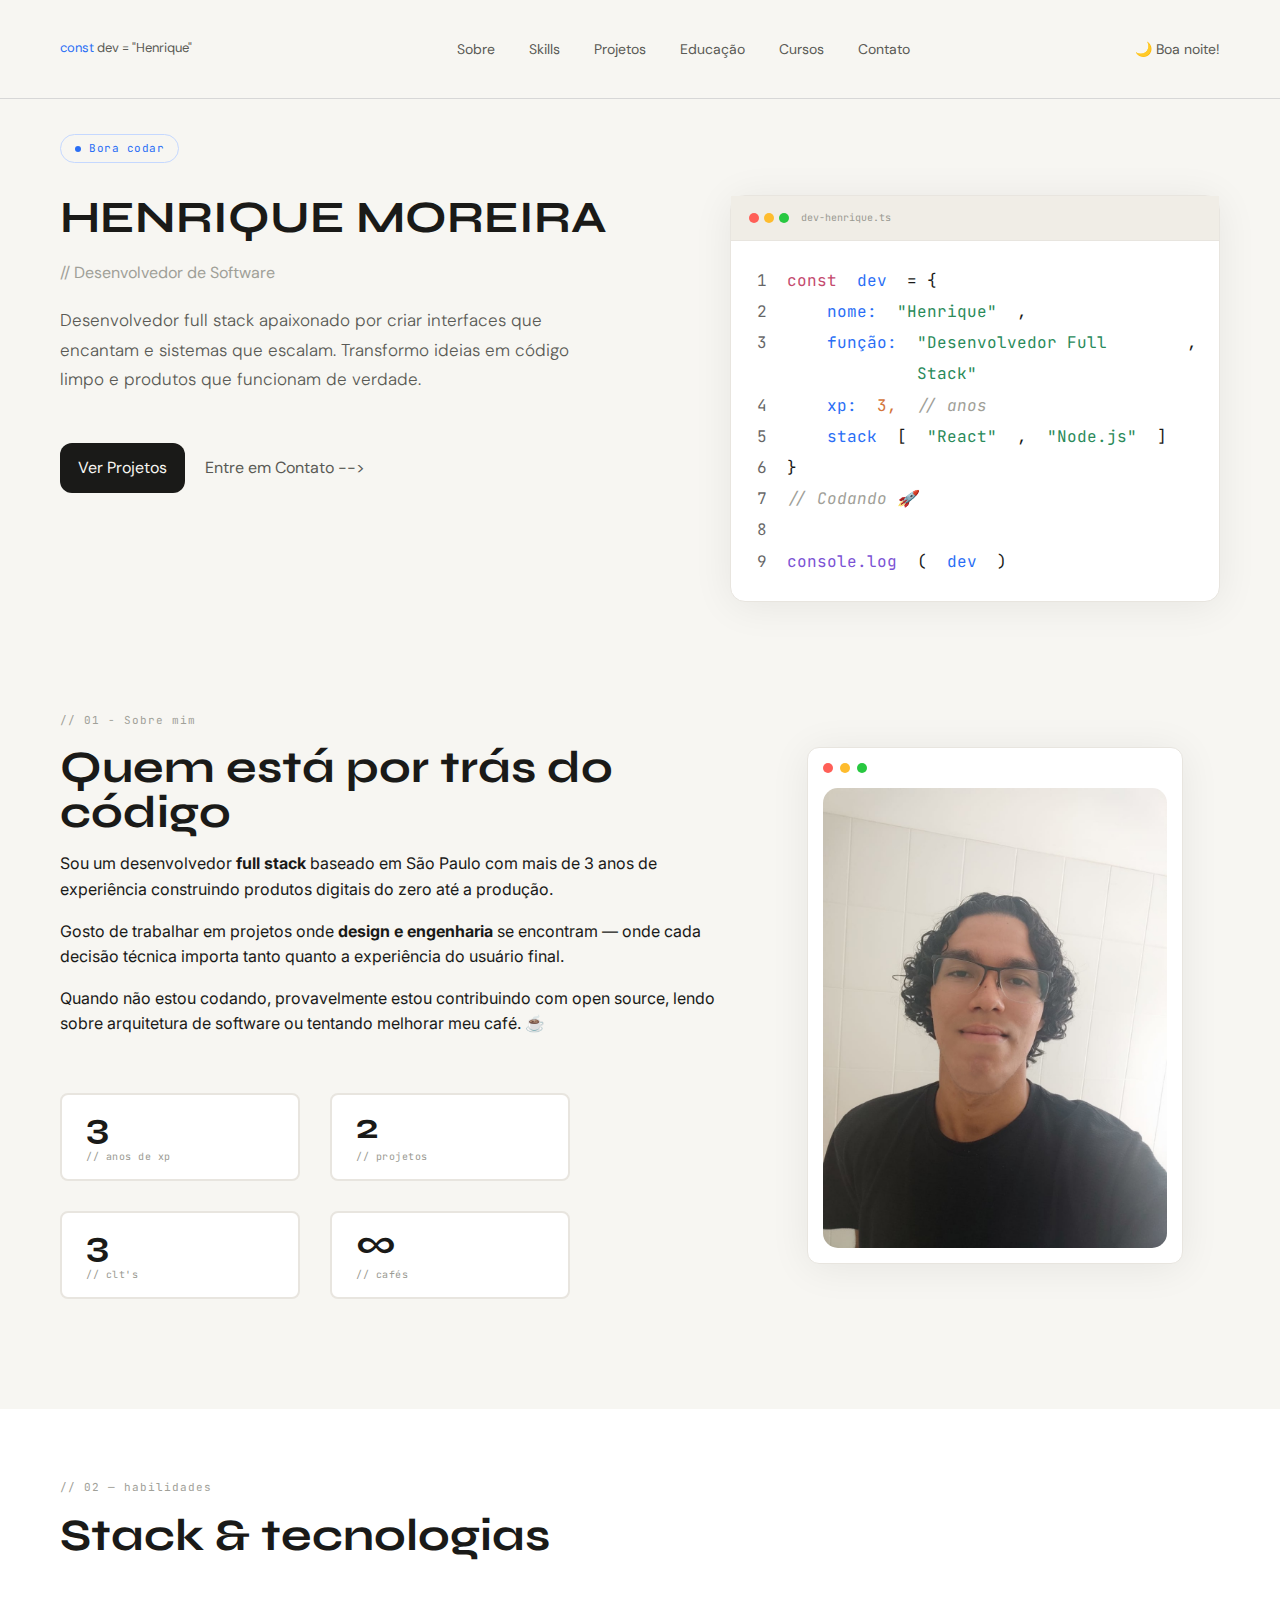
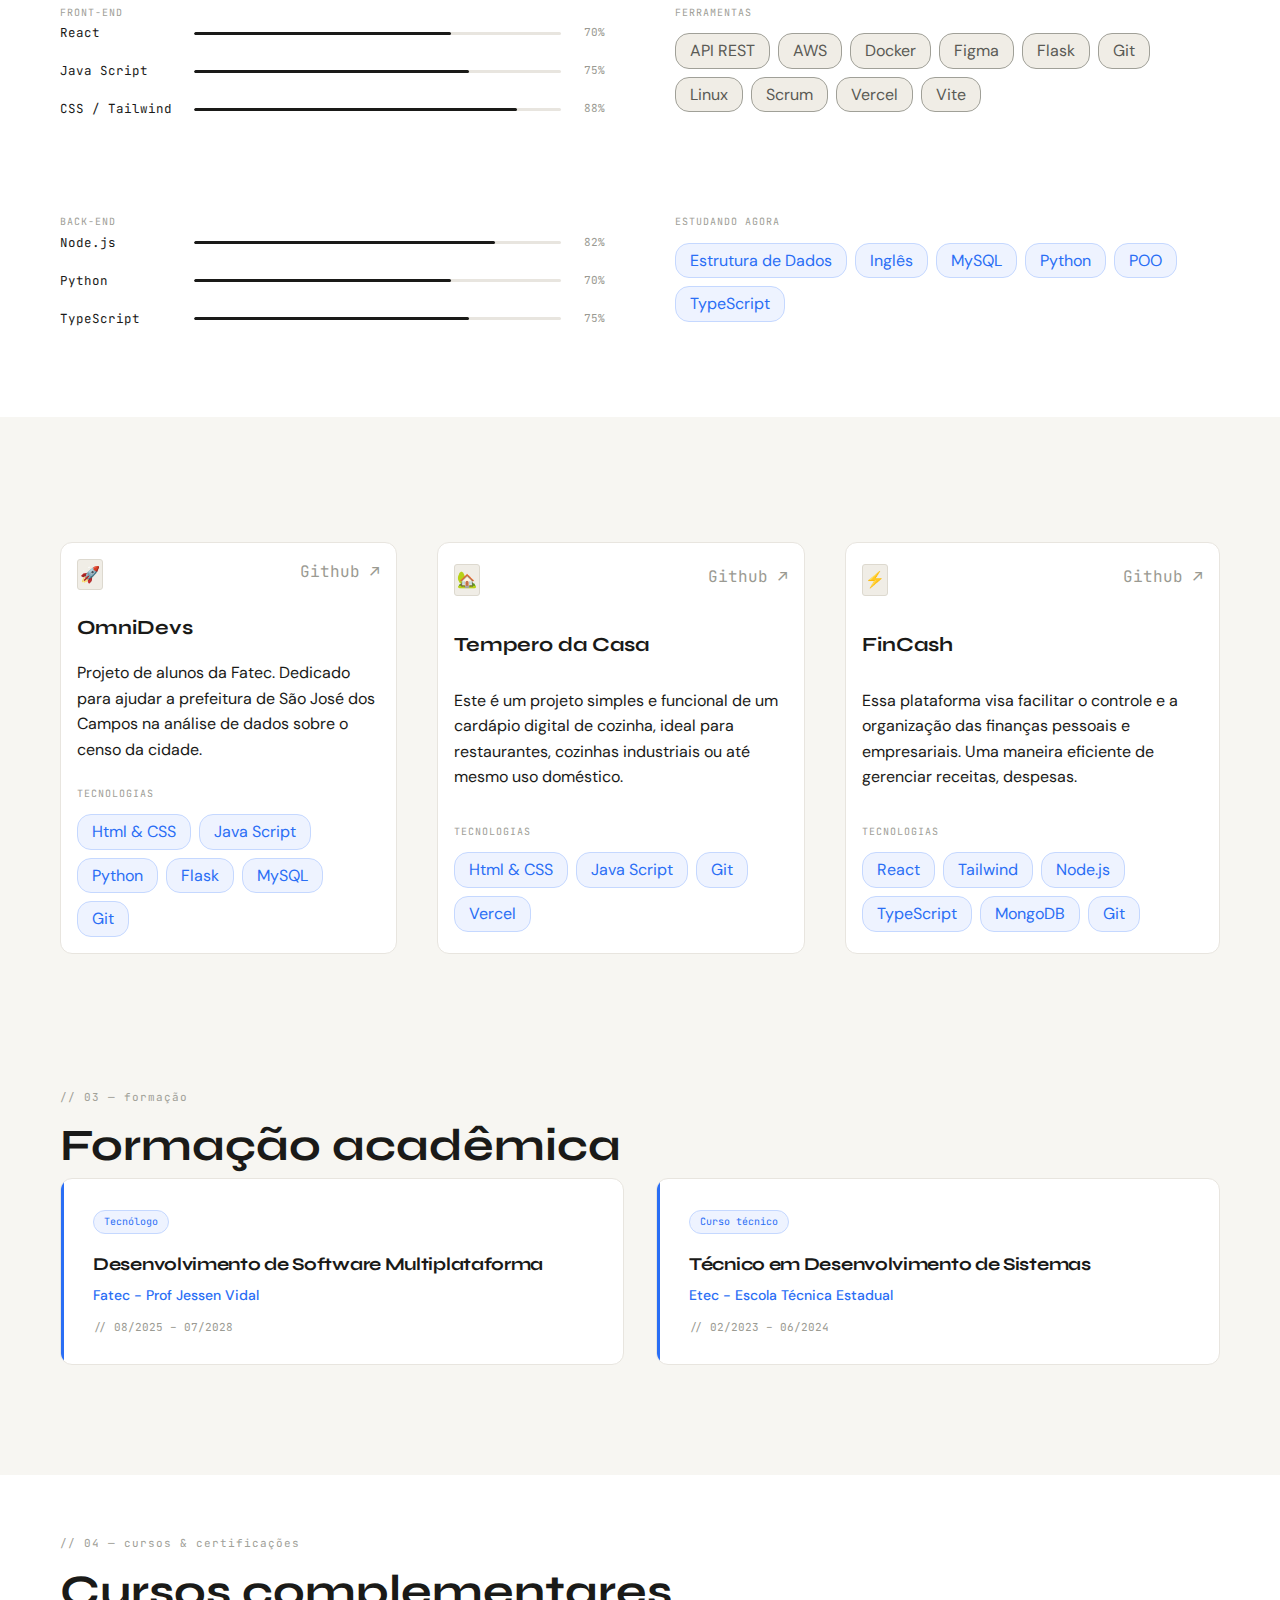
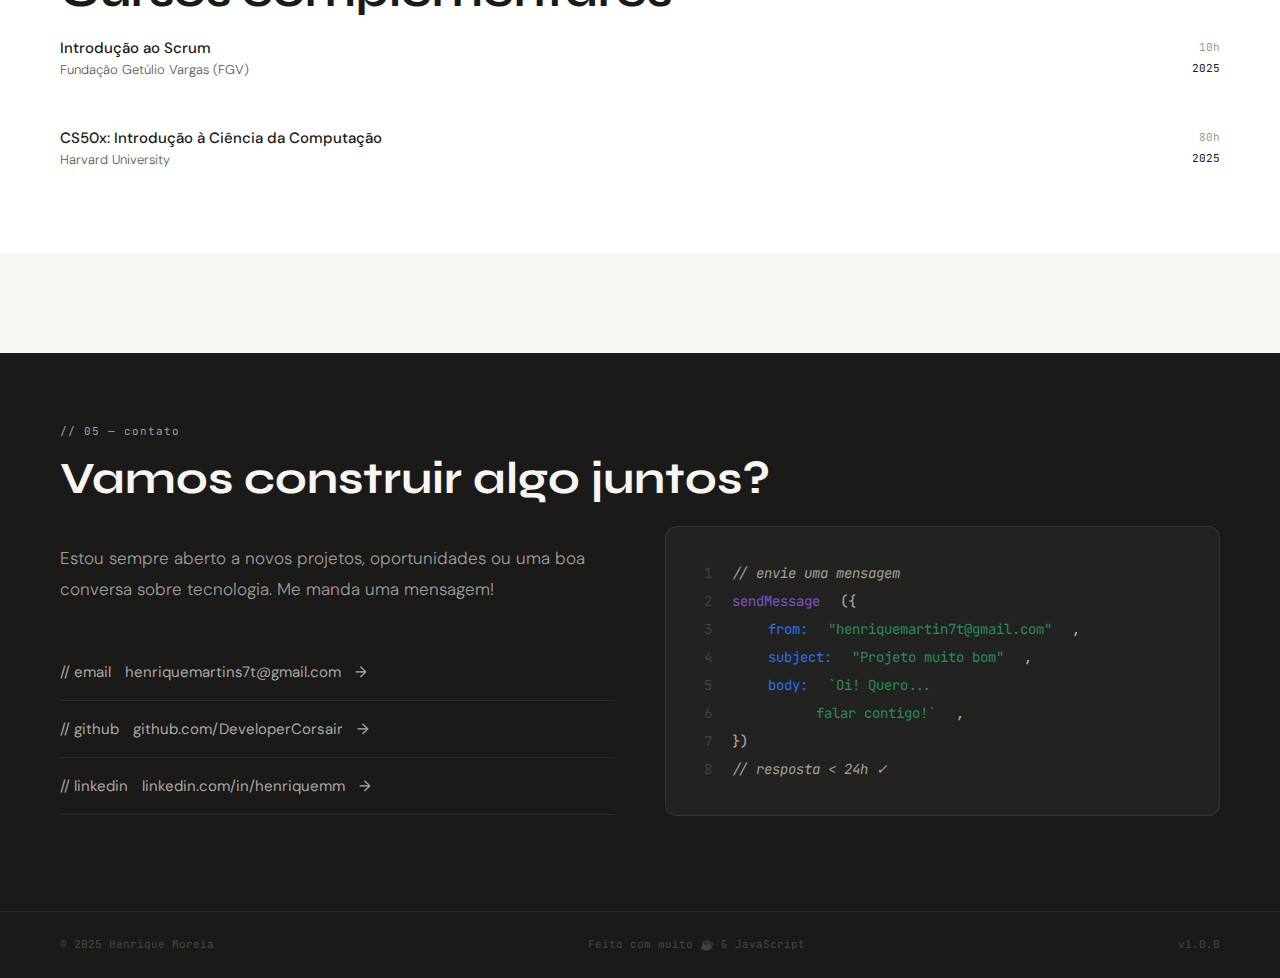
<file: index.html>
<!DOCTYPE html>
<html lang="en">

<head>
    <meta charset="UTF-8">
    <meta name="viewport" content="width=device-width, initial-scale=1.0">
    <title>Portfólio 2 Semestre</title>
    <link
        href="https://fonts.googleapis.com/css2?family=Syne:wght@400;500;600;700;800&family=DM+Sans:ital,wght@0,300;0,400;0,500;1,300&family=JetBrains+Mono:wght@300;400;500&display=swap"
        rel="stylesheet">
    <link
        href="https://fonts.googleapis.com/css2?family=Inter:ital,opsz,wght@0,14..32,100..900;1,14..32,100..900&family=Roboto:ital,wght@0,100..900;1,100..900&display=swap"
        rel="stylesheet">
    <link rel="stylesheet" href="css/style.css">
    <link rel="stylesheet" href="css/resp.css">
    <link rel="icon" href="./img/logo_branca.png">
</head>

<body>
    <header>
        <div>
            <span class="nav-logo"><span>const</span> dev = "Henrique"</span>
        </div>

        <nav>
            <ul class="nav-links">
                <li><a href="#sobre-mim">Sobre</a></li>
                <li><a href="#habilidades">Skills</a></li>
                <li><a href="#projetos">Projetos</a></li>
                <li><a href="#educacao">Educação</a></li>
                <li><a href="#cursos">Cursos</a></li>
                <li><a href="#contato">Contato</a></li>
            </ul>
        </nav>

        <span id="saudacao"></span>
    </header>

    <!-- Apresentação -->
    <section id="introducao">
        <div class="bora-codar">
            <span>Bora codar</span>
        </div>

        <!-- Apresentação -->
        <div class="grid-apresentacao">
            <div class="container-1">
                <h1>HENRIQUE MOREIRA</h1>
                <span class="subtitulo">// Desenvolvedor de Software</span>

                <div>
                    <p id="descricao">Desenvolvedor full stack apaixonado por criar interfaces
                        que encantam e sistemas que escalam. Transformo ideias em
                        código limpo e produtos que funcionam de verdade.
                    </p>
                </div>

                <div class="aprensetacao-btn">
                    <a href="" id="btn-projetos">Ver Projetos</a>
                    <a href="" id="btn-contatos">Entre em Contato --></a>
                </div>
            </div>

            <!-- Painel Branco com códigos sobre mim -->
            <div class="painel-branco">
                <div class="cb-header">
                    <div class="pontos">
                        <div class="ponto" id="ponto-r"></div>
                        <div class="ponto" id="ponto-y"></div>
                        <div class="ponto" id="ponto-g"></div>
                    </div>
                    <span class="cb-title">dev-henrique.ts</span>
                </div>

                <!-- Informações do painel branco -->
                <div class="painel-info">
                    <div class="cl"> <span class="kw"> const </span> <span class="pr"> dev </span> = { </div>
                    <div class="cl"> &nbsp;&nbsp;<span class="pr"> nome: </span> <span class="str"> "Henrique"</span> ,
                    </div>
                    <div class="cl"> &nbsp;&nbsp;<span class="pr"> função: </span> <span class="str"> "Desenvolvedor
                            Full Stack"
                        </span>, </div>
                    <div class="cl"> &nbsp;&nbsp;<span class="pr"> xp: </span> <span class="num"> 3, </span> <span
                            class="cm"> //
                            anos </span> </div>
                    <div class="cl"> &nbsp;&nbsp;<span class="pr"> stack </span> [ <span class="str"> "React" </span> ,
                        <span class="str"> "Node.js" </span> ]
                    </div>
                    <div class="cl"> <span> } </span> </div>
                    <div class="cl"> <span class="cm"> // Codando 🚀 </span> </div>
                    <div class="cl"> <span class="pr"> &nbsp; </span> </div>
                    <div class="cl"> <span class="fn"> console.log </span> ( <span class="pr">dev</span> ) </div>
                </div>
            </div>
        </div>
    </section>

    <!-- Sobre mim -->
    <section id="sobre-mim">
        <div class="grid-sobre-mim">
            <div class="container-2">
                <span class="subtitulo-label">// 01 - Sobre mim</span>
                <h1>Quem está por trás do código</h1>

                <div id="text-sobre-mim">
                    <p>
                        Sou um desenvolvedor <strong>full stack</strong> baseado em São Paulo com mais de 3 anos de
                        experiência
                        construindo produtos digitais do zero até a produção.
                    </p>
                    <p>
                        Gosto de trabalhar em projetos onde <strong>design e engenharia</strong> se encontram — onde
                        cada decisão técnica
                        importa tanto quanto a experiência do usuário final.
                    </p>
                    <p>
                        Quando não estou codando, provavelmente estou contribuindo com open source, lendo sobre
                        arquitetura de software ou tentando melhorar meu café. ☕
                    </p>
                </div>
            </div>
            <div class="quadro-foto">
                <div class="painel-pontos">
                    <div id="ponto-r"></div>
                    <div id="ponto-y"></div>
                    <div id="ponto-g"></div>
                </div>

                <div class="foto">
                    <img src="./img/1henrique.jpg" alt="foto_henrique">
                </div>
            </div>

            <!-- Cards -->
            <div class="cards">
                <div class="cards-sobre"><span class="cards-num">3</span> <span class="cards-text">// anos de xp</span>
                </div>
                <div class="cards-sobre"><span class="cards-num">2</span> <span class="cards-text">// projetos</span>
                </div>
                <div class="cards-sobre"><span class="cards-num">3</span> <span class="cards-text">// clt's</span></div>
                <div class="cards-sobre"><span class="cards-num">∞</span> <span class="cards-text">// cafés</span></div>
            </div>
        </div>
    </section>

    <!-- Habilidades -->
    <section id="habilidades">
        <span class="subtitulo-label">// 02 — habilidades</span>
        <h1>Stack & tecnologias</h1>

        <div class="grid-habilidades">
            <!-- Front-end -->
            <div>
                <span class="hab-label">Front-end</span>
                <div class="hab-item">
                    <span class="hab-nome">React</span>
                    <div class="hab-barra">
                        <div class="hab-linha" style="width:70%;animation-delay:.1s"></div>
                    </div>
                    <span class="hab-porcentagem">70%</span>
                </div>
                <div class="hab-item">
                    <span class="hab-nome">Java Script</span>
                    <div class="hab-barra">
                        <div class="hab-linha" style="width:75%;animation-delay:.2s"></div>
                    </div>
                    <span class="hab-porcentagem">75%</span>
                </div>
                <div class="hab-item">
                    <span class="hab-nome">CSS / Tailwind</span>
                    <div class="hab-barra">
                        <div class="hab-linha" style="width:88%;animation-delay:.3s"></div>
                    </div>
                    <span class="hab-porcentagem">88%</span>
                </div>
            </div>

            <!-- Ferramentas -->
            <div>
                <span class="hab-label">Ferramentas</span>

                <!-- Tecnologias -->
                <div class="tech-soft">
                    <span class="hab-tech">API REST</span>
                    <span class="hab-tech">AWS</span>
                    <span class="hab-tech">Docker</span>
                    <span class="hab-tech">Figma</span>
                    <span class="hab-tech">Flask</span>
                    <span class="hab-tech">Git</span>
                    <span class="hab-tech">Linux</span>
                    <span class="hab-tech">Scrum</span>
                    <span class="hab-tech">Vercel</span>
                    <span class="hab-tech">Vite</span>
                </div>
            </div>

            <!-- Back-end -->
            <div>
                <span class="hab-label">back-end</span>

                <div class="hab-item">
                    <span class="hab-nome">Node.js</span>
                    <div class="hab-barra">
                        <div class="hab-linha" style="width:82%;animation-delay:.4s"></div>
                    </div>
                    <span class="hab-porcentagem">82%</span>
                </div>
                <div class="hab-item">
                    <span class="hab-nome">Python</span>
                    <div class="hab-barra">
                        <div class="hab-linha" style="width:70%;animation-delay:.5s"></div>
                    </div>
                    <span class="hab-porcentagem">70%</span>
                </div>
                <div class="hab-item">
                    <span class="hab-nome">TypeScript</span>
                    <div class="hab-barra">
                        <div class="hab-linha" style="width:75%;animation-delay:.6s"></div>
                    </div>
                    <span class="hab-porcentagem">75%</span>
                </div>
            </div>

            <!-- Estudando agora -->
            <div>
                <span class="hab-label">Estudando agora</span>
                <!-- Matérias diversas -->
                <div class="tech-soft">
                    <span class="hab-soft">Estrutura de Dados</span>
                    <span class="hab-soft">Inglês</span>
                    <span class="hab-soft">MySQL</span>
                    <span class="hab-soft">Python</span>
                    <span class="hab-soft">POO</span>
                    <span class="hab-soft">TypeScript</span>
                </div>
            </div>
        </div>
    </section>

    <!-- Projetos -->
    <section id="projetos">
        <div class="cards-projetos" id="lista-projetos"></div>
    </section>

    <!-- Educação -->
    <section id="educacao">
        <span class="subtitulo-label">// 03 — formação</span>
        <h1>Formação acadêmica</h1>
        <div class="educacao-grid">

            <div class="edu-card">
                <span class="edu-form">Tecnólogo</span>
                <div class="edu-curso">Desenvolvimento de Software Multiplataforma</div>
                <div class="edu-ins">Fatec - Prof Jessen Vidal</div>
                <div class="edu-periodo">// 08/2025 – 07/2028</div>
                <!-- <div class="edu-desc">Descrição breve desta formação complementar relevante para sua área.</div> -->
            </div>

            <div class="edu-card">
                <span class="edu-form">Curso técnico</span>
                <div class="edu-curso">Técnico em Desenvolvimento de Sistemas</div>
                <div class="edu-ins">Etec - Escola Técnica Estadual</div>
                <div class="edu-periodo">// 02/2023 – 06/2024</div>
                <!-- <div class="edu-desc">Descrição breve do curso, foco e principais disciplinas estudadas.</div> -->
            </div>
        </div>
    </section>

    <!-- Cursos Complementares -->
    <section id="cursos">
        <span class="subtitulo-label">// 04 — cursos & certificações</span>
        <h1>Cursos complementares</h1>
        <!-- Lista dos cursos -->
        <div class="lista-cursos" id="lista-cursos"></div>
    </section>

    <!-- Seção dos meus contatos -->
    <section id="contato">
        <span class="subtitulo-label">// 05 — contato</span>
        <h1 style="color: #F7F6F2;">Vamos construir algo juntos?</h1>

        <div class="contato-body">
            <div>
                <p id="contato-desc">Estou sempre aberto a novos projetos, oportunidades ou uma boa
                    conversa sobre tecnologia.
                    Me manda uma mensagem!
                </p>
                <div class="contatos-links">
                    <a href="mailto:henriquemartins7t@gmail.com" class="contato-link">
                        <span class="clink-label">// email</span>
                        <span>henriquemartins7t@gmail.com</span>
                        <span class="clink-arrow">→</span>
                    </a>
                    <a href="https://github.com/DeveloperCorsair" target="_blank" class="contato-link">
                        <span class="clink-label">// github</span>
                        <span>github.com/DeveloperCorsair</span>
                        <span class="clink-arrow">→</span>
                    </a>
                    <a href="https://www.linkedin.com/in/henriquemm/" target="_blank" class="contato-link">
                        <span class="clink-label">// linkedin</span>
                        <span>linkedin.com/in/henriquemm</span>
                        <span class="clink-arrow">→</span>
                    </a>
                </div>
            </div>

            <!-- Quadro cinza escuro -->
            <div class="codigo-contato">
                <div class="cl-escuro cl" style="color:rgba(247,246,242,.7)"> <span class="cm">// envie uma
                        mensagem</span>
                </div>
                <div class="cl-escuro cl" style="color:rgba(247,246,242,.7)"> <span class="fn">sendMessage</span> ({
                </div>
                <div class="cl-escuro cl" style="color:rgba(247,246,242,.7)"> &nbsp;&nbsp;<span class="pr"> from:
                    </span>
                    <span class="str"> "henriquemartin7t@gmail.com"
                    </span>,
                </div>
                <div class="cl-escuro cl" style="color:rgba(247,246,242,.7)"> &nbsp;&nbsp;<span class="pr"> subject:
                    </span> <span class="str"> "Projeto muito bom" </span> , </div>
                <div class="cl-escuro cl" style="color:rgba(247,246,242,.7)"> &nbsp;&nbsp;<span class="pr"> body:
                    </span>
                    <span class="str"> `Oi! Quero... </span>
                </div>
                <div class="cl-escuro cl" style="color:rgba(247,246,242,.7)">
                    &nbsp;&nbsp;&nbsp;&nbsp;&nbsp;&nbsp;&nbsp;&nbsp;
                    <span class="str"> falar contigo!` </span> ,
                </div>
                <div class="cl-escuro cl" style="color:rgba(247,246,242,.7)"> <span> }) </span> </div>
                <div class="cl-escuro cl" style="color:rgba(247,246,242,.7)"> <span class="cm"> // resposta < 24h ✓
                            </span>
                </div>
            </div>
    </section>

    <!-- Footer -->
    <footer>
        <span>© 2025 Henrique Moreia</span>
        <span>Feito com muito ☕ &amp; JavaScript</span>
        <span>v1.0.0</span>
    </footer>

    <script src="script.js"></script>
</body>

</html>
</file>
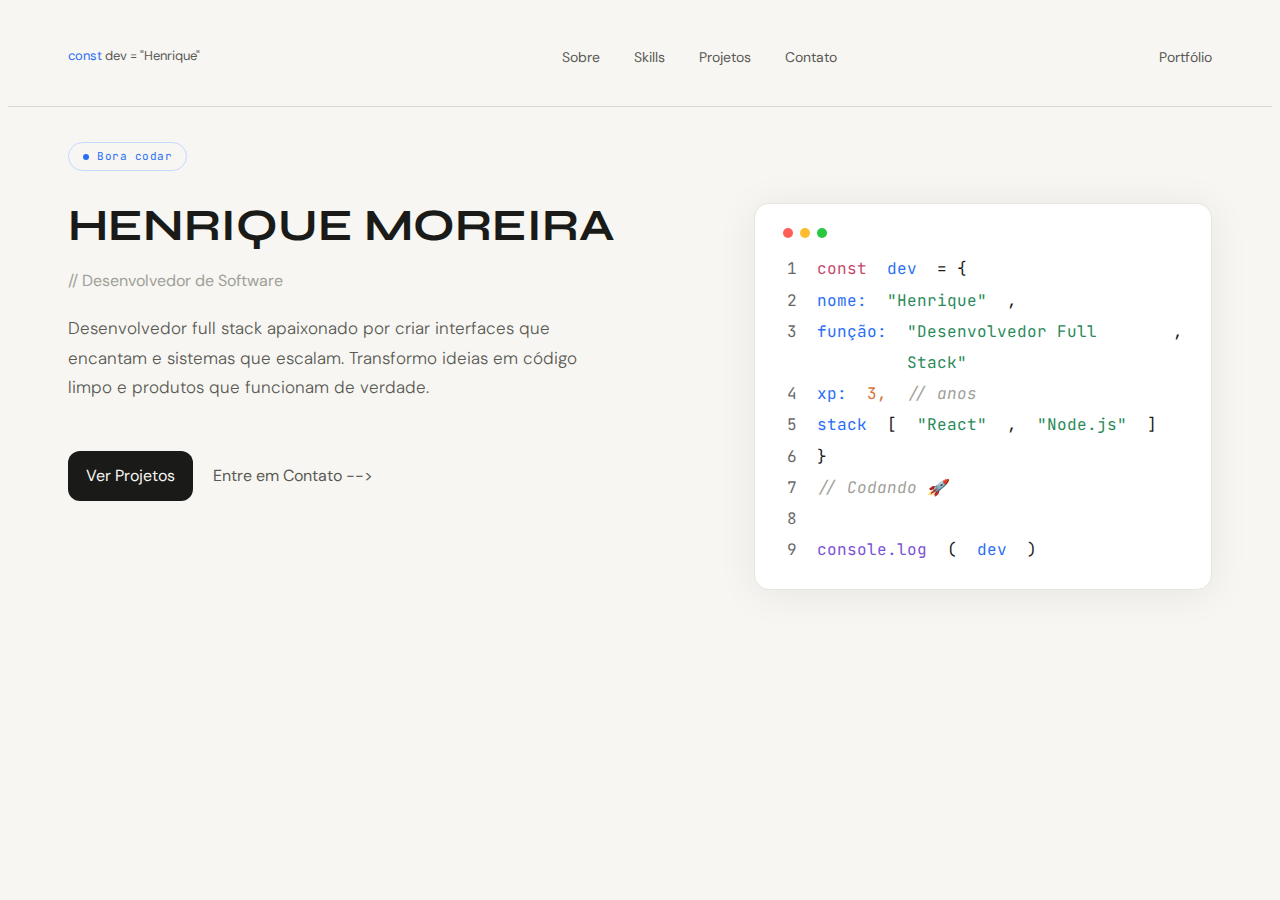
<file: src/index.html>
<!DOCTYPE html>
<html lang="en">

<head>
    <meta charset="UTF-8">
    <meta name="viewport" content="width=device-width, initial-scale=1.0">
    <title>Portfólio 2 Semestre</title>
    <link href="https://fonts.googleapis.com/css2?family=Montserrat:wght@300;400;500;600;700&display=swap"
        rel="stylesheet">
    <link
        href="https://fonts.googleapis.com/css2?family=Syne:wght@400;500;600;700;800&family=DM+Sans:ital,wght@0,300;0,400;0,500;1,300&family=JetBrains+Mono:wght@300;400;500&display=swap"
        rel="stylesheet">
    <link rel="stylesheet" href="style.css">
    <link rel="icon" href="./img/logo_branca.png">
</head>

<body>
    <header>
        <div>
            <span class="nav-logo"><span>const</span> dev = "Henrique"</span>
        </div>

        <nav>
            <ul class="nav-links">
                <li><a href="#sobre">Sobre</a></li>
                <li><a href="#skills">Skills</a></li>
                <li><a href="#projetos">Projetos</a></li>
                <li><a href="#contato">Contato</a></li>
            </ul>
        </nav>

        <span>Portfólio</span>
    </header>

    <!-- Apresentação -->
    <section class="introducao">
        <div class="bora-codar">
            <span>Bora codar</span>
        </div>

        <div class="grid-apresentacao">
            <div class="container-1">
                <h1>HENRIQUE MOREIRA</h1>
                <span class="subtitulo">// Desenvolvedor de Software</span>

                <div>
                    <p id="descricao">Desenvolvedor full stack apaixonado por criar interfaces
                        que encantam e sistemas que escalam. Transformo ideias em
                        código limpo e produtos que funcionam de verdade.
                    </p>
                </div>

                <div class="aprensetacao-btn">
                    <a href="" id="btn-projetos">Ver Projetos</a>
                    <a href="" id="btn-contatos">Entre em Contato --></a>
                </div>
            </div>

            <div class="painel-branco">
                <div class="painel-pontos">
                    <div id="ponto-r"></div>
                    <div id="ponto-y"></div>
                    <div id="ponto-g"></div>
                </div>

                <!-- Informações do painel branco -->
                <div class="cl"> <span class="kw"> const </span> <span class="pr"> dev </span> = { </div>
                <div class="cl"> <span class="pr"> nome: </span> <span class="str"> "Henrique"</span> , </div>
                <div class="cl"> <span class="pr"> função: </span> <span class="str"> "Desenvolvedor Full Stack" </span> , </div>
                <div class="cl"> <span class="pr"> xp: </span> <span class="num"> 3, </span> <span class="cm"> // anos </span> </div>
                <div class="cl"> <span class="pr"> stack </span> [ <span class="str"> "React" </span> , <span class="str"> "Node.js" </span> ] </div>
                <div class="cl"> <span> } </span> </div>
                <div class="cl"> <span class="cm"> // Codando 🚀 </span> </div>
                <div class="cl"> <span class="pr"> &nbsp; </span> </div>
                <div class="cl"> <span class="fn"> console.log </span> ( <span class="pr">dev</span> ) </div>
            </div>
        </div>
    </section>


    <script src="script.js"></script>
</body>

</html>
</file>
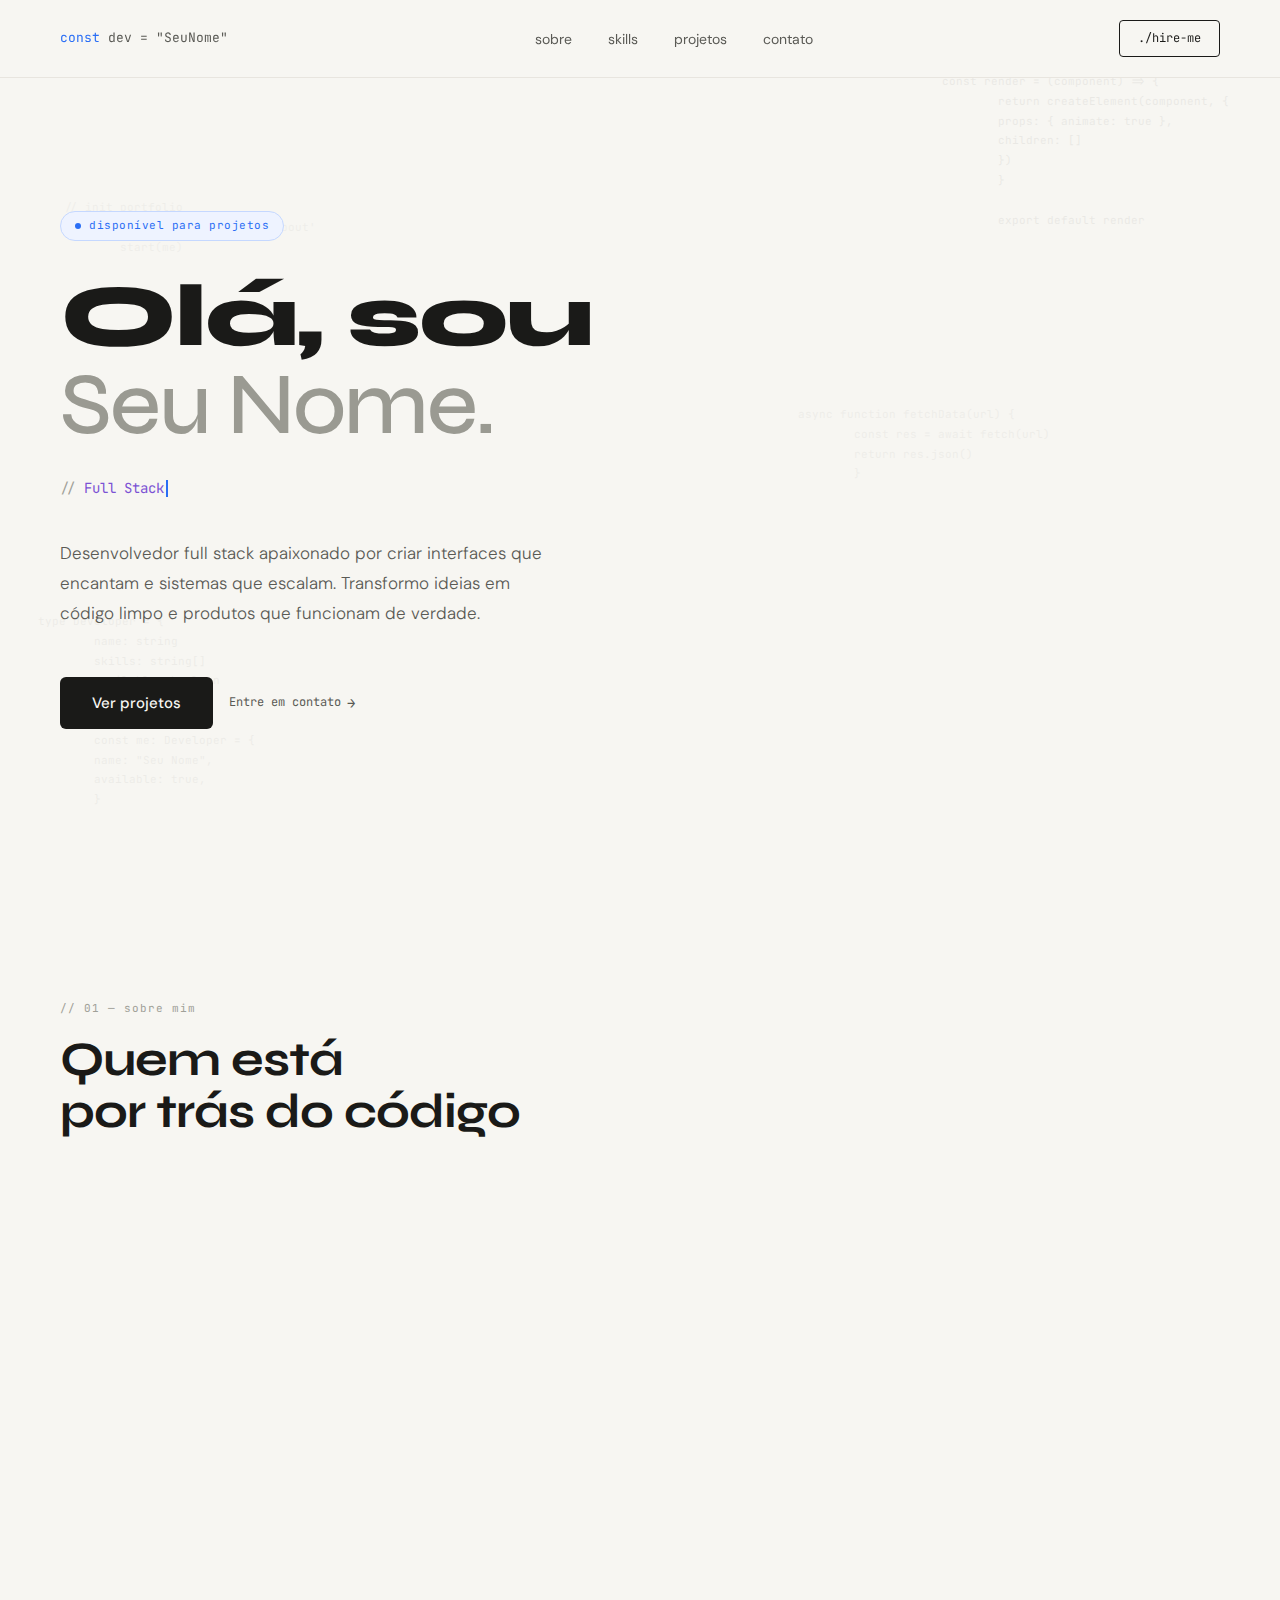
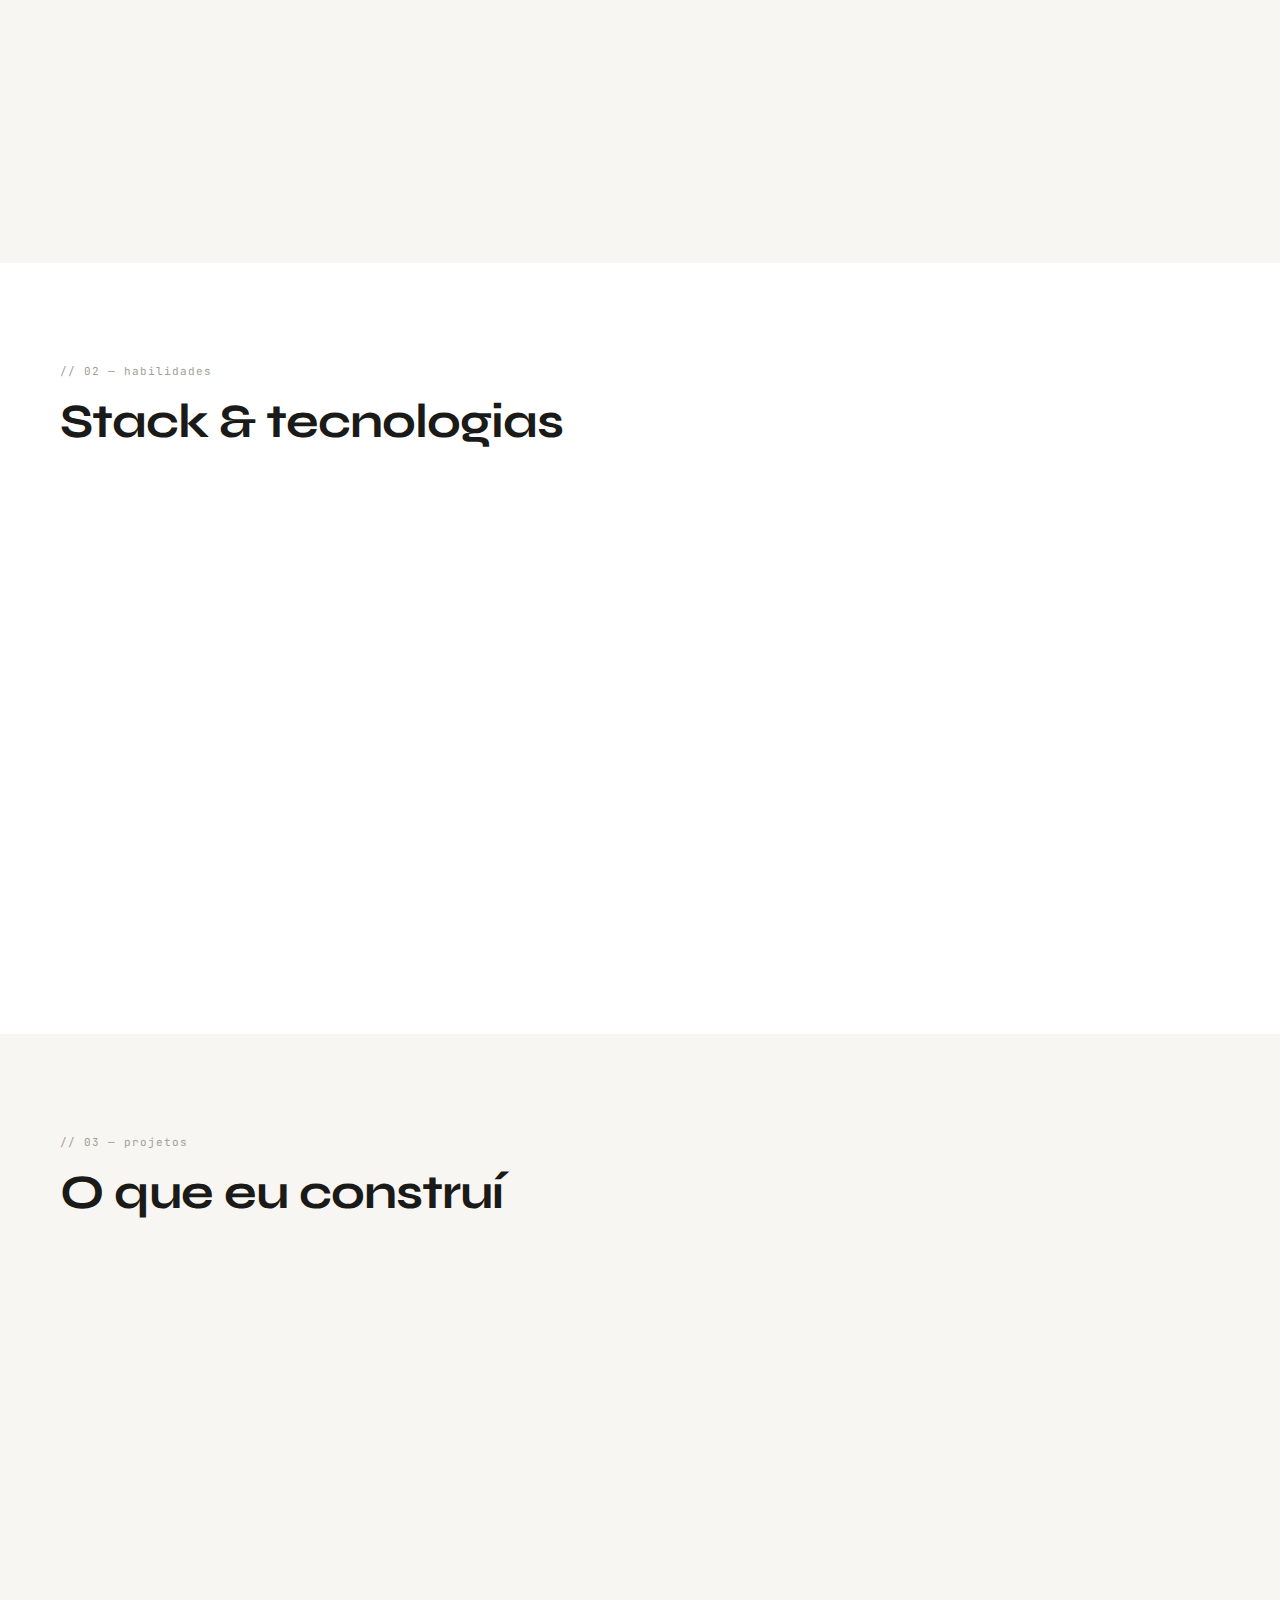
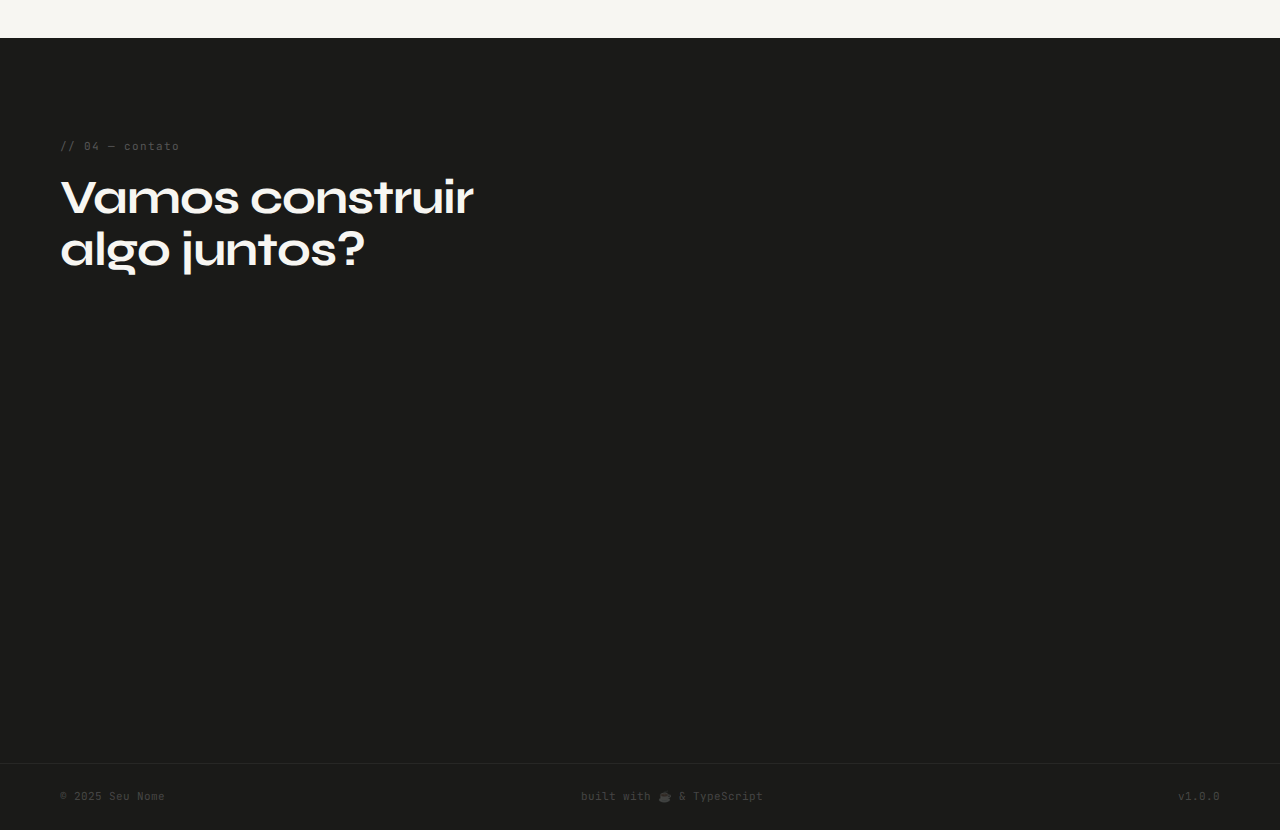
<file: src/certo.html>
<!DOCTYPE html>
<html lang="pt-BR">

<head>
  <meta charset="UTF-8">
  <meta name="viewport" content="width=device-width, initial-scale=1.0">
  <title>henrique Nome — Dev</title>
  <link
    href="https://fonts.googleapis.com/css2?family=Syne:wght@400;500;600;700;800&family=DM+Sans:ital,wght@0,300;0,400;0,500;1,300&family=JetBrains+Mono:wght@300;400;500&display=swap"
    rel="stylesheet">
  <style>
    *,
    *::before,
    *::after {
      margin: 0;
      padding: 0;
      box-sizing: border-box;
    }

    :root {
      --bg: #f7f6f2;
      --surface: #ffffff;
      --border: #e8e5df;
      --text: #1a1a18;
      --text-mid: #5a5a55;
      --text-soft: #9a9a92;
      --accent: #2a6ef5;
      --accent-light: #eef3ff;
      --code-bg: #f0ede6;
      --code-border: #ddd9cf;
      --syn-keyword: #c44a6e;
      --syn-string: #2a8a5a;
      --syn-fn: #7b52d4;
      --syn-comment: #a0a098;
      --syn-num: #d4753a;
      --syn-type: #1a7fb5;
      --syn-prop: #2a6ef5;
    }

    html {
      scroll-behavior: smooth;
    }

    body {
      font-family: 'DM Sans', sans-serif;
      background: var(--bg);
      color: var(--text);
      font-size: 16px;
      line-height: 1.6;
      overflow-x: hidden;
    }

    nav {
      position: fixed;
      top: 0;
      left: 0;
      right: 0;
      z-index: 100;
      display: flex;
      justify-content: space-between;
      align-items: center;
      padding: 20px 60px;
      background: rgba(247, 246, 242, 0.85);
      backdrop-filter: blur(12px);
      border-bottom: 1px solid var(--border);
    }

    .nav-logo {
      font-family: 'JetBrains Mono', monospace;
      font-size: 13px;
      color: var(--text-mid);
    }

    .nav-logo span {
      color: var(--accent);
    }

    .nav-links {
      display: flex;
      gap: 36px;
      list-style: none;
    }

    .nav-links a {
      font-size: 14px;
      color: var(--text-mid);
      text-decoration: none;
      transition: color .2s;
    }

    .nav-links a:hover {
      color: var(--text);
    }

    .nav-cta {
      font-family: 'JetBrains Mono', monospace;
      font-size: 12px;
      padding: 8px 18px;
      border: 1.5px solid var(--text);
      border-radius: 4px;
      color: var(--text);
      text-decoration: none;
      transition: all .2s;
    }

    .nav-cta:hover {
      background: var(--text);
      color: var(--bg);
    }

    /* HERO */
    .hero {
      min-height: 100vh;
      display: flex;
      align-items: center;
      padding: 120px 60px 80px;
      position: relative;
      overflow: hidden;
    }

    .code-bg {
      position: absolute;
      inset: 0;
      pointer-events: none;
      overflow: hidden;
    }

    .code-float {
      position: absolute;
      font-family: 'JetBrains Mono', monospace;
      font-size: 11px;
      line-height: 1.8;
      opacity: 0.055;
      color: var(--text);
      white-space: pre;
      user-select: none;
    }

    .code-float.f1 {
      top: 8%;
      right: 4%;
      opacity: .06;
    }

    .code-float.f2 {
      top: 45%;
      right: 18%;
      opacity: .04;
    }

    .code-float.f3 {
      bottom: 10%;
      left: 3%;
      opacity: .045;
    }

    .code-float.f4 {
      top: 22%;
      left: 5%;
      opacity: .035;
    }

    .hero-inner {
      position: relative;
      z-index: 2;
      max-width: 680px;
    }

    .hero-tag {
      display: inline-flex;
      align-items: center;
      gap: 8px;
      font-family: 'JetBrains Mono', monospace;
      font-size: 11px;
      color: var(--accent);
      background: var(--accent-light);
      border: 1px solid #c5d8ff;
      padding: 5px 14px;
      border-radius: 100px;
      margin-bottom: 32px;
      letter-spacing: .5px;
    }

    .hero-tag::before {
      content: '';
      width: 6px;
      height: 6px;
      background: var(--accent);
      border-radius: 50%;
      animation: pulse 2s ease infinite;
    }

    @keyframes pulse {

      0%,
      100% {
        opacity: 1;
        transform: scale(1)
      }

      50% {
        opacity: .4;
        transform: scale(.8)
      }
    }

    h1 {
      font-family: 'Syne', sans-serif;
      font-size: clamp(48px, 7vw, 88px);
      font-weight: 800;
      line-height: 1.0;
      letter-spacing: -2px;
      margin-bottom: 12px;
    }

    h1 .muted {
      color: var(--text-soft);
      font-weight: 500;
    }

    .typewriter-wrap {
      font-family: 'JetBrains Mono', monospace;
      font-size: 14px;
      color: var(--text-mid);
      margin: 28px 0 40px;
      display: flex;
      align-items: center;
      gap: 0;
    }

    .tw-prefix {
      color: var(--syn-comment);
      margin-right: 8px;
    }

    .tw-text {
      color: var(--syn-fn);
    }

    .tw-cursor {
      display: inline-block;
      width: 2px;
      height: 17px;
      background: var(--accent);
      margin-left: 2px;
      vertical-align: middle;
      animation: blink 1s steps(1) infinite;
    }

    @keyframes blink {

      0%,
      100% {
        opacity: 1
      }

      50% {
        opacity: 0
      }
    }

    .hero-desc {
      font-size: 17px;
      color: var(--text-mid);
      font-weight: 300;
      max-width: 500px;
      line-height: 1.75;
      margin-bottom: 48px;
    }

    .hero-actions {
      display: flex;
      gap: 16px;
      align-items: center;
      flex-wrap: wrap;
    }

    .btn-primary {
      font-size: 15px;
      font-weight: 500;
      padding: 14px 32px;
      background: var(--text);
      color: var(--bg);
      border-radius: 6px;
      text-decoration: none;
      transition: all .2s;
    }

    .btn-primary:hover {
      background: #333;
      transform: translateY(-1px);
    }

    .btn-ghost {
      font-family: 'JetBrains Mono', monospace;
      font-size: 12px;
      color: var(--text-mid);
      text-decoration: none;
      display: flex;
      align-items: center;
      gap: 6px;
      transition: color .2s;
    }

    .btn-ghost:hover {
      color: var(--accent);
    }

    .btn-ghost::after {
      content: '→';
      font-size: 14px;
    }

    .hero-code-card {
      position: absolute;
      right: 60px;
      top: 50%;
      transform: translateY(-50%);
      background: var(--surface);
      border: 1px solid var(--border);
      border-radius: 12px;
      padding: 24px 28px;
      font-family: 'JetBrains Mono', monospace;
      font-size: 12.5px;
      line-height: 1.95;
      box-shadow: 0 4px 40px rgba(0, 0, 0, .07);
      min-width: 320px;
      opacity: 0;
      animation: slideIn .8s ease .4s forwards;
    }

    @keyframes slideIn {
      from {
        opacity: 0;
        transform: translateY(calc(-50% + 20px));
      }

      to {
        opacity: 1;
        transform: translateY(-50%);
      }
    }

    .card-dots {
      display: flex;
      gap: 6px;
      margin-bottom: 20px;
    }

    .card-dot {
      width: 10px;
      height: 10px;
      border-radius: 50%;
    }

    .cd-r {
      background: #ff5f57
    }

    .cd-y {
      background: #febc2e
    }

    .cd-g {
      background: #28c840
    }

    /* syntax */
    .kw {
      color: var(--syn-keyword);
    }

    .str {
      color: var(--syn-string);
    }

    .fn {
      color: var(--syn-fn);
    }

    .cm {
      color: var(--syn-comment);
      font-style: italic;
    }

    .num {
      color: var(--syn-num);
    }

    .tp {
      color: var(--syn-type);
    }

    .pr {
      color: var(--syn-prop);
    }

    /* SECTIONS */
    section {
      padding: 100px 60px;
      position: relative;
    }

    .section-label {
      font-family: 'JetBrains Mono', monospace;
      font-size: 11px;
      color: var(--syn-comment);
      letter-spacing: 1px;
      margin-bottom: 16px;
      display: block;
    }

    h2 {
      font-family: 'Syne', sans-serif;
      font-size: clamp(32px, 4vw, 48px);
      font-weight: 700;
      line-height: 1.1;
      letter-spacing: -1px;
      margin-bottom: 56px;
    }

    /* ABOUT */
    .about-grid {
      display: grid;
      grid-template-columns: 1fr 1fr;
      gap: 80px;
      align-items: start;
    }

    .about-text p {
      font-size: 17px;
      font-weight: 300;
      color: var(--text-mid);
      line-height: 1.8;
      margin-bottom: 20px;
    }

    .about-text p strong {
      color: var(--text);
      font-weight: 500;
    }

    .inline-code {
      font-family: 'JetBrains Mono', monospace;
      font-size: 12px;
      background: var(--code-bg);
      border: 1px solid var(--code-border);
      border-radius: 4px;
      padding: 2px 7px;
      color: var(--syn-fn);
    }

    .about-stats {
      display: grid;
      grid-template-columns: 1fr 1fr;
      gap: 16px;
      margin-top: 40px;
    }

    .stat-card {
      background: var(--surface);
      border: 1px solid var(--border);
      border-radius: 10px;
      padding: 20px;
    }

    .stat-num {
      font-family: 'Syne', sans-serif;
      font-size: 36px;
      font-weight: 700;
      letter-spacing: -1px;
      line-height: 1;
      margin-bottom: 4px;
    }

    .stat-label {
      font-family: 'JetBrains Mono', monospace;
      font-size: 10px;
      color: var(--text-soft);
      letter-spacing: .5px;
    }

    .about-code-block {
      background: var(--surface);
      border: 1px solid var(--border);
      border-radius: 12px;
      overflow: hidden;
    }

    .cb-header {
      display: flex;
      align-items: center;
      gap: 8px;
      padding: 12px 18px;
      border-bottom: 1px solid var(--border);
      background: var(--code-bg);
    }

    .cb-header .dots {
      display: flex;
      gap: 5px;
    }

    .cb-header .dot {
      width: 9px;
      height: 9px;
      border-radius: 50%;
    }

    .cb-title {
      font-family: 'JetBrains Mono', monospace;
      font-size: 10px;
      color: var(--text-soft);
      margin-left: 4px;
    }

    .cb-body {
      padding: 24px;
      font-family: 'JetBrains Mono', monospace;
      font-size: 12px;
      line-height: 2;
      counter-reset: lines;
    }

    .cl {
      display: flex;
      gap: 20px;
    }

    .cl::before {
      counter-increment: lines;
      content: counter(lines);
      color: var(--text-soft);
      opacity: .4;
      min-width: 14px;
      text-align: right;
      user-select: none;
      font-size: 11px;
    }

    /* SKILLS */
    #skills {
      background: var(--surface);
    }

    .skills-layout {
      display: grid;
      grid-template-columns: 1fr 1fr;
      gap: 60px;
    }

    .group-label {
      font-family: 'JetBrains Mono', monospace;
      font-size: 10px;
      color: var(--syn-comment);
      letter-spacing: 1px;
      text-transform: uppercase;
      margin-bottom: 20px;
    }

    .skill-item {
      display: flex;
      align-items: center;
      gap: 14px;
      margin-bottom: 18px;
    }

    .skill-name {
      font-family: 'JetBrains Mono', monospace;
      font-size: 12.5px;
      min-width: 120px;
    }

    .skill-bar {
      flex: 1;
      height: 3px;
      background: var(--border);
      border-radius: 2px;
      overflow: hidden;
    }

    .skill-fill {
      height: 100%;
      background: var(--text);
      border-radius: 2px;
      transform-origin: left;
      animation: growBar 1s ease both;
    }

    @keyframes growBar {
      from {
        transform: scaleX(0);
      }

      to {
        transform: scaleX(1);
      }
    }

    .skill-pct {
      font-family: 'JetBrains Mono', monospace;
      font-size: 11px;
      color: var(--text-soft);
      min-width: 30px;
      text-align: right;
    }

    .tools-grid {
      display: flex;
      flex-wrap: wrap;
      gap: 8px;
    }

    .tool-tag {
      font-family: 'JetBrains Mono', monospace;
      font-size: 11px;
      padding: 5px 12px;
      background: var(--code-bg);
      border: 1px solid var(--code-border);
      border-radius: 100px;
      color: var(--text-mid);
    }

    .tool-tag.accent {
      background: var(--accent-light);
      border-color: #c5d8ff;
      color: var(--accent);
    }

    .while-block {
      margin-top: 44px;
      padding: 20px 24px;
      background: var(--code-bg);
      border: 1px solid var(--code-border);
      border-radius: 10px;
      font-family: 'JetBrains Mono', monospace;
      font-size: 11.5px;
      line-height: 2;
      color: var(--text-mid);
    }

    /* PROJECTS */
    .projects-grid {
      display: grid;
      grid-template-columns: repeat(3, 1fr);
      gap: 24px;
    }

    .project-card {
      background: var(--surface);
      border: 1px solid var(--border);
      border-radius: 12px;
      padding: 28px;
      transition: all .25s;
      position: relative;
      overflow: hidden;
    }

    .project-card::before {
      content: '';
      position: absolute;
      top: 0;
      left: 0;
      right: 0;
      height: 2px;
      background: var(--accent);
      transform: scaleX(0);
      transform-origin: left;
      transition: transform .3s;
    }

    .project-card:hover {
      border-color: #ccc;
      transform: translateY(-3px);
      box-shadow: 0 8px 30px rgba(0, 0, 0, .07);
    }

    .project-card:hover::before {
      transform: scaleX(1);
    }

    .project-header {
      display: flex;
      justify-content: space-between;
      align-items: flex-start;
      margin-bottom: 16px;
    }

    .project-icon {
      width: 40px;
      height: 40px;
      background: var(--code-bg);
      border: 1px solid var(--code-border);
      border-radius: 8px;
      display: flex;
      align-items: center;
      justify-content: center;
      font-size: 18px;
    }

    .project-links a {
      font-family: 'JetBrains Mono', monospace;
      font-size: 11px;
      color: var(--text-soft);
      text-decoration: none;
      transition: color .2s;
    }

    .project-links a:hover {
      color: var(--accent);
    }

    .project-name {
      font-family: 'Syne', sans-serif;
      font-size: 18px;
      font-weight: 700;
      margin-bottom: 8px;
      letter-spacing: -.3px;
    }

    .project-desc {
      font-size: 14px;
      color: var(--text-mid);
      font-weight: 300;
      line-height: 1.6;
      margin-bottom: 20px;
    }

    .project-stack {
      display: flex;
      flex-wrap: wrap;
      gap: 6px;
    }

    .stack-tag {
      font-family: 'JetBrains Mono', monospace;
      font-size: 10px;
      padding: 3px 9px;
      border-radius: 3px;
      background: var(--accent-light);
      color: var(--accent);
      border: 1px solid #c5d8ff;
    }

    /* CONTACT */
    #contact {
      background: var(--text);
      color: var(--bg);
    }

    #contact .section-label {
      color: #555;
    }

    #contact h2 {
      color: var(--bg);
    }

    .contact-layout {
      display: grid;
      grid-template-columns: 1fr 1fr;
      gap: 80px;
      align-items: start;
    }

    .contact-desc {
      font-size: 17px;
      font-weight: 300;
      color: rgba(247, 246, 242, .6);
      line-height: 1.8;
      margin-bottom: 40px;
    }

    .contact-links {
      display: flex;
      flex-direction: column;
      gap: 0;
    }

    .contact-link {
      display: flex;
      align-items: center;
      gap: 14px;
      text-decoration: none;
      color: rgba(247, 246, 242, .65);
      font-size: 15px;
      transition: color .2s;
      padding: 16px 0;
      border-bottom: 1px solid rgba(255, 255, 255, .07);
    }

    .contact-link:hover {
      color: var(--bg);
    }

    .clink-label {
      font-family: 'JetBrains Mono', monospace;
      font-size: 11px;
      color: rgba(255, 255, 255, .25);
      min-width: 64px;
    }

    .clink-arrow {
      margin-left: auto;
      opacity: .3;
      transition: opacity .2s, transform .2s;
    }

    .contact-link:hover .clink-arrow {
      opacity: 1;
      transform: translateX(4px);
    }

    .contact-code {
      background: rgba(255, 255, 255, .04);
      border: 1px solid rgba(255, 255, 255, .08);
      border-radius: 12px;
      padding: 32px;
      font-family: 'JetBrains Mono', monospace;
      font-size: 12px;
      line-height: 2;
    }

    .contact-code .cm {
      color: rgba(255, 255, 255, .25);
      font-style: italic;
    }

    .contact-code .kw {
      color: #7ba3f5;
    }

    .contact-code .str {
      color: #79c996;
    }

    .contact-code .fn {
      color: #b39af5;
    }

    .contact-code .pr {
      color: #80b8f5;
    }

    footer {
      padding: 24px 60px;
      background: var(--text);
      border-top: 1px solid rgba(255, 255, 255, .06);
      display: flex;
      justify-content: space-between;
      align-items: center;
    }

    footer span {
      font-family: 'JetBrains Mono', monospace;
      font-size: 11px;
      color: rgba(255, 255, 255, .2);
    }

    /* REVEAL */
    .reveal {
      opacity: 0;
      transform: translateY(24px);
      transition: opacity .6s ease, transform .6s ease;
    }

    .reveal.visible {
      opacity: 1;
      transform: none;
    }

    @media (max-width: 1100px) {
      .hero-code-card {
        display: none;
      }

      .about-grid,
      .skills-layout,
      .contact-layout {
        grid-template-columns: 1fr;
        gap: 40px;
      }

      .projects-grid {
        grid-template-columns: 1fr 1fr;
      }
    }

    @media (max-width: 700px) {
      nav {
        padding: 16px 24px;
      }

      .nav-links {
        display: none;
      }

      section {
        padding: 72px 24px;
      }

      .hero {
        padding: 100px 24px 60px;
      }

      .projects-grid {
        grid-template-columns: 1fr;
      }

      h1 {
        font-size: 42px;
        letter-spacing: -1.5px;
      }

      footer {
        padding: 20px 24px;
        flex-direction: column;
        gap: 8px;
      }
    }
  </style>
</head>

<body>

  <nav>
    <div class="nav-logo"><span>const</span> dev = "SeuNome"</div>
    <ul class="nav-links">
      <li><a href="#about">sobre</a></li>
      <li><a href="#skills">skills</a></li>
      <li><a href="#projects">projetos</a></li>
      <li><a href="#contact">contato</a></li>
    </ul>
    <a href="#contact" class="nav-cta">./hire-me</a>
  </nav>

  <!-- HERO -->
  <section class="hero">
    <div class="code-bg">
      <div class="code-float f1">const render = (component) => {
        return createElement(component, {
        props: { animate: true },
        children: []
        })
        }

        export default render</div>
      <div class="code-float f2">async function fetchData(url) {
        const res = await fetch(url)
        return res.json()
        }</div>
      <div class="code-float f3">type Developer = {
        name: string
        skills: string[]
        available: boolean
        }

        const me: Developer = {
        name: "Seu Nome",
        available: true,
        }</div>
      <div class="code-float f4">// init portfolio
        import { me } from './about'
        start(me)</div>
    </div>

    <div class="hero-inner">
      <div class="hero-tag">disponível para projetos</div>
      <h1>Olá, sou<br><span class="muted">Seu Nome.</span></h1>
      <div class="typewriter-wrap">
        <span class="tw-prefix">// </span>
        <span class="tw-text" id="typewriter"></span>
        <span class="tw-cursor"></span>
      </div>
      <p class="hero-desc">
        Desenvolvedor full stack apaixonado por criar interfaces que encantam e sistemas que escalam. Transformo ideias
        em código limpo e produtos que funcionam de verdade.
      </p>
      <div class="hero-actions">
        <a href="#projects" class="btn-primary">Ver projetos</a>
        <a href="#contact" class="btn-ghost">Entre em contato</a>
      </div>
    </div>

    <div class="hero-code-card">
      <div class="card-dots">
        <div class="card-dot cd-r"></div>
        <div class="card-dot cd-y"></div>
        <div class="card-dot cd-g"></div>
      </div>
      <div class="cl"><span class="kw">const</span>&nbsp;<span class="pr">dev</span>&nbsp;= {</div>
      <div class="cl">&nbsp;&nbsp;<span class="pr">name</span>:&nbsp;<span class="str">"Seu Nome"</span>,</div>
      <div class="cl">&nbsp;&nbsp;<span class="pr">role</span>:&nbsp;<span class="str">"Full Stack Dev"</span>,</div>
      <div class="cl">&nbsp;&nbsp;<span class="pr">xp</span>:&nbsp;&nbsp;&nbsp;<span class="num">4</span>,&nbsp;<span
          class="cm">// anos</span></div>
      <div class="cl">&nbsp;&nbsp;<span class="pr">stack</span>:&nbsp;[<span class="str">"React"</span>,&nbsp;<span
          class="str">"Node"</span>],</div>
      <div class="cl">&nbsp;&nbsp;<span class="pr">available</span>:&nbsp;<span class="kw">true</span>,</div>
      <div class="cl">}</div>
      <div class="cl">&nbsp;</div>
      <div class="cl"><span class="cm">// ready to ship 🚀</span></div>
      <div class="cl"><span class="fn">hire</span>(<span class="pr">dev</span>)</div>
    </div>
  </section>

  <!-- ABOUT -->
  <section id="about">
    <span class="section-label">// 01 — sobre mim</span>
    <h2>Quem está<br>por trás do código</h2>
    <div class="about-grid reveal">
      <div class="about-text">
        <p>Sou um desenvolvedor <strong>full stack</strong> baseado em São Paulo com mais de <span class="inline-code">4
            anos</span> de experiência construindo produtos digitais do zero até a produção.</p>
        <p>Gosto de trabalhar em projetos onde <strong>design e engenharia</strong> se encontram — onde cada decisão
          técnica importa tanto quanto a experiência do usuário final.</p>
        <p>Quando não estou codando, provavelmente estou contribuindo com open source, lendo sobre arquitetura de
          software ou tentando melhorar meu café. ☕</p>
        <div class="about-stats">
          <div class="stat-card">
            <div class="stat-num">4+</div>
            <div class="stat-label">// anos de xp</div>
          </div>
          <div class="stat-card">
            <div class="stat-num">20+</div>
            <div class="stat-label">// projetos</div>
          </div>
          <div class="stat-card">
            <div class="stat-num">3</div>
            <div class="stat-label">// startups</div>
          </div>
          <div class="stat-card">
            <div class="stat-num">∞</div>
            <div class="stat-label">// cafés</div>
          </div>
        </div>
      </div>

      <div class="about-code-block">
        <div class="cb-header">
          <div class="dots">
            <div class="dot cd-r"></div>
            <div class="dot cd-y"></div>
            <div class="dot cd-g"></div>
          </div>
          <span class="cb-title">dev-profile.ts</span>
        </div>
        <div class="cb-body">
          <div class="cl"><span class="kw">interface</span>&nbsp;<span class="tp">Profile</span>&nbsp;{</div>
          <div class="cl">&nbsp;&nbsp;<span class="pr">name</span>:&nbsp;&nbsp;&nbsp;&nbsp;&nbsp;<span
              class="tp">string</span></div>
          <div class="cl">&nbsp;&nbsp;<span class="pr">role</span>:&nbsp;&nbsp;&nbsp;&nbsp;&nbsp;<span
              class="tp">string</span></div>
          <div class="cl">&nbsp;&nbsp;<span class="pr">location</span>:&nbsp;<span class="tp">string</span></div>
          <div class="cl">&nbsp;&nbsp;<span class="pr">passions</span>:&nbsp;<span class="tp">string</span>[]</div>
          <div class="cl">}</div>
          <div class="cl">&nbsp;</div>
          <div class="cl"><span class="kw">const</span>&nbsp;<span class="pr">profile</span>:&nbsp;<span
              class="tp">Profile</span>&nbsp;= {</div>
          <div class="cl">&nbsp;&nbsp;<span class="pr">name</span>:&nbsp;&nbsp;&nbsp;&nbsp;&nbsp;<span class="str">"Seu
              Nome"</span>,</div>
          <div class="cl">&nbsp;&nbsp;<span class="pr">role</span>:&nbsp;&nbsp;&nbsp;&nbsp;&nbsp;<span class="str">"Full
              Stack Dev"</span>,</div>
          <div class="cl">&nbsp;&nbsp;<span class="pr">location</span>:&nbsp;<span class="str">"São Paulo 🇧🇷"</span>,
          </div>
          <div class="cl">&nbsp;&nbsp;<span class="pr">passions</span>:&nbsp;[</div>
          <div class="cl">&nbsp;&nbsp;&nbsp;&nbsp;<span class="str">"Clean Code"</span>,</div>
          <div class="cl">&nbsp;&nbsp;&nbsp;&nbsp;<span class="str">"Open Source"</span>,</div>
          <div class="cl">&nbsp;&nbsp;&nbsp;&nbsp;<span class="str">"Great UX"</span>,</div>
          <div class="cl">&nbsp;&nbsp;]</div>
          <div class="cl">}</div>
          <div class="cl">&nbsp;</div>
          <div class="cl"><span class="kw">export default</span>&nbsp;profile</div>
        </div>
      </div>
    </div>
  </section>

  <!-- SKILLS -->
  <section id="skills">
    <span class="section-label">// 02 — habilidades</span>
    <h2>Stack &amp; tecnologias</h2>
    <div class="skills-layout reveal">
      <div>
        <p class="group-label">// frontend</p>
        <div class="skill-item">
          <span class="skill-name">React / Next</span>
          <div class="skill-bar">
            <div class="skill-fill" style="width:90%;animation-delay:.1s"></div>
          </div>
          <span class="skill-pct">90%</span>
        </div>
        <div class="skill-item">
          <span class="skill-name">TypeScript</span>
          <div class="skill-bar">
            <div class="skill-fill" style="width:85%;animation-delay:.2s"></div>
          </div>
          <span class="skill-pct">85%</span>
        </div>
        <div class="skill-item">
          <span class="skill-name">CSS / Tailwind</span>
          <div class="skill-bar">
            <div class="skill-fill" style="width:88%;animation-delay:.3s"></div>
          </div>
          <span class="skill-pct">88%</span>
        </div>
        <p class="group-label" style="margin-top:36px">// backend</p>
        <div class="skill-item">
          <span class="skill-name">Node.js</span>
          <div class="skill-bar">
            <div class="skill-fill" style="width:82%;animation-delay:.4s"></div>
          </div>
          <span class="skill-pct">82%</span>
        </div>
        <div class="skill-item">
          <span class="skill-name">Python</span>
          <div class="skill-bar">
            <div class="skill-fill" style="width:70%;animation-delay:.5s"></div>
          </div>
          <span class="skill-pct">70%</span>
        </div>
        <div class="skill-item">
          <span class="skill-name">PostgreSQL</span>
          <div class="skill-bar">
            <div class="skill-fill" style="width:75%;animation-delay:.6s"></div>
          </div>
          <span class="skill-pct">75%</span>
        </div>
      </div>
      <div>
        <p class="group-label">// ferramentas</p>
        <div class="tools-grid">
          <span class="tool-tag">Git</span>
          <span class="tool-tag">Docker</span>
          <span class="tool-tag">AWS</span>
          <span class="tool-tag">Linux</span>
          <span class="tool-tag">Figma</span>
          <span class="tool-tag">GitHub Actions</span>
          <span class="tool-tag">Redis</span>
          <span class="tool-tag">GraphQL</span>
          <span class="tool-tag">Jest</span>
          <span class="tool-tag">Prisma</span>
          <span class="tool-tag">Vercel</span>
          <span class="tool-tag">REST API</span>
        </div>
        <p class="group-label" style="margin-top:36px">// estudando agora</p>
        <div class="tools-grid">
          <span class="tool-tag accent">Rust</span>
          <span class="tool-tag accent">Web3</span>
          <span class="tool-tag accent">AI/ML</span>
        </div>
        <div class="while-block">
          <span class="cm">// filosofia</span><br>
          <span class="kw">while</span> (alive) {<br>
          &nbsp;&nbsp;learn(<span class="str">"algo novo"</span>)<br>
          &nbsp;&nbsp;build(<span class="str">"algo melhor"</span>)<br>
          &nbsp;&nbsp;share(<span class="str">"com todos"</span>)<br>
          }
        </div>
      </div>
    </div>
  </section>

  <!-- PROJECTS -->
  <section id="projects">
    <span class="section-label">// 03 — projetos</span>
    <h2>O que eu construí</h2>
    <div class="projects-grid">
      <div class="project-card reveal">
        <div class="project-header">
          <div class="project-icon">🚀</div>
          <div class="project-links"><a href="#">GitHub ↗</a></div>
        </div>
        <div class="project-name">Projeto Alpha</div>
        <div class="project-desc">Plataforma SaaS para gestão de times remotos com dashboards em tempo real e integração
          com Slack.</div>
        <div class="project-stack">
          <span class="stack-tag">React</span>
          <span class="stack-tag">Node.js</span>
          <span class="stack-tag">PostgreSQL</span>
          <span class="stack-tag">WebSockets</span>
        </div>
      </div>
      <div class="project-card reveal" style="transition-delay:.1s">
        <div class="project-header">
          <div class="project-icon">⚡</div>
          <div class="project-links"><a href="#">GitHub ↗</a></div>
        </div>
        <div class="project-name">DevTools CLI</div>
        <div class="project-desc">Ferramenta de linha de comando para automação de workflows de dev. 89 estrelas no
          GitHub.</div>
        <div class="project-stack">
          <span class="stack-tag">Python</span>
          <span class="stack-tag">Docker</span>
          <span class="stack-tag">Shell</span>
        </div>
      </div>
      <div class="project-card reveal" style="transition-delay:.2s">
        <div class="project-header">
          <div class="project-icon">🛠️</div>
          <div class="project-links"><a href="#">GitHub ↗</a></div>
        </div>
        <div class="project-name">API Boilerplate</div>
        <div class="project-desc">Template de API REST completo com auth JWT, cache Redis, e cobertura de testes 100%.
        </div>
        <div class="project-stack">
          <span class="stack-tag">Node.js</span>
          <span class="stack-tag">Redis</span>
          <span class="stack-tag">Jest</span>
          <span class="stack-tag">Prisma</span>
        </div>
      </div>
    </div>
  </section>

  <!-- CONTACT -->
  <section id="contact">
    <span class="section-label">// 04 — contato</span>
    <h2>Vamos construir<br>algo juntos?</h2>
    <div class="contact-layout reveal">
      <div>
        <p class="contact-desc">Estou sempre aberto a novos projetos, oportunidades ou uma boa conversa sobre
          tecnologia. Me manda uma mensagem!</p>
        <div class="contact-links">
          <a href="mailto:voce@email.com" class="contact-link">
            <span class="clink-label">// email</span>
            <span>voce@email.com</span>
            <span class="clink-arrow">→</span>
          </a>
          <a href="https://github.com" target="_blank" class="contact-link">
            <span class="clink-label">// github</span>
            <span>github.com/voce</span>
            <span class="clink-arrow">→</span>
          </a>
          <a href="https://linkedin.com" target="_blank" class="contact-link">
            <span class="clink-label">// linkedin</span>
            <span>linkedin.com/in/voce</span>
            <span class="clink-arrow">→</span>
          </a>
          <a href="https://twitter.com" target="_blank" class="contact-link">
            <span class="clink-label">// twitter</span>
            <span>@voce</span>
            <span class="clink-arrow">→</span>
          </a>
        </div>
      </div>
      <div class="contact-code">
        <div class="cl" style="color:rgba(247,246,242,.7)"><span class="cm">// envie uma mensagem</span></div>
        <div class="cl" style="color:rgba(247,246,242,.7)">&nbsp;</div>
        <div class="cl" style="color:rgba(247,246,242,.7)"><span class="fn">sendMessage</span>({</div>
        <div class="cl" style="color:rgba(247,246,242,.7)">&nbsp;&nbsp;<span class="pr">from</span>:&nbsp;<span
            class="str">"você@email.com"</span>,</div>
        <div class="cl" style="color:rgba(247,246,242,.7)">&nbsp;&nbsp;<span class="pr">subject</span>:&nbsp;<span
            class="str">"Projeto incrível"</span>,</div>
        <div class="cl" style="color:rgba(247,246,242,.7)">&nbsp;&nbsp;<span class="pr">body</span>:&nbsp;<span
            class="str">`Oi! Quero...</span></div>
        <div class="cl" style="color:rgba(247,246,242,.7)">&nbsp;&nbsp;&nbsp;&nbsp;&nbsp;&nbsp;&nbsp;<span
            class="str">falar contigo!`</span>,</div>
        <div class="cl" style="color:rgba(247,246,242,.7)">})</div>
        <div class="cl" style="color:rgba(247,246,242,.7)">&nbsp;</div>
        <div class="cl" style="color:rgba(247,246,242,.7)"><span class="cm">// resposta &lt; 24h ✓</span></div>
        <div class="cl" style="color:rgba(247,246,242,.7)"><span class="cm">// → await reply()</span></div>
      </div>
    </div>
  </section>

  <footer>
    <span>© 2025 Seu Nome</span>
    <span>built with ☕ &amp; TypeScript</span>
    <span>v1.0.0</span>
  </footer>

  <script>
    const phrases = ["Full Stack Developer", "React Enthusiast", "API Designer", "Open Source Lover", "Problem Solver"];
    let pi = 0, ci = 0, del = false;
    const el = document.getElementById('typewriter');
    function type() {
      const w = phrases[pi];
      if (!del) {
        el.textContent = w.slice(0, ++ci);
        if (ci === w.length) { del = true; setTimeout(type, 1800); return; }
      } else {
        el.textContent = w.slice(0, --ci);
        if (ci === 0) { del = false; pi = (pi + 1) % phrases.length; }
      }
      setTimeout(type, del ? 50 : 80);
    }
    type();

    const obs = new IntersectionObserver(entries => {
      entries.forEach(e => { if (e.isIntersecting) e.target.classList.add('visible'); });
    }, { threshold: 0.12 });
    document.querySelectorAll('.reveal').forEach(e => obs.observe(e));
  </script>
</body>

</html>
</file>
<file: css/style.css>
*::after {
    margin: 0;
    padding: 0;
}

/* Header e Navbar */
.nav-logo {
    color: #5a5a55;
    font-family: 'DM Sans';
}

.nav-logo>span {
    color: #2A6EF5;
}

header {
    align-items: center;
    border-bottom: 1px solid #D7D7D7;
    display: flex;
    justify-content: space-between;
    padding: 20px 60px;
}

header div {
    font-size: 13px;
    font-family: 'Syne';
}

header>span {
    font-size: 14px;
    font-family: 'DM Sans';
    color: #5A5A55
}

.nav-links>li {
    align-items: center;
    display: inline-flex;
    margin-inline: 15px;
    font-size: 14px;
    font-family: 'DM Sans';
}

.nav-links a {
    color: #5A5A55;
    text-decoration: none;
}

/* Corpo do site */
body {
    background: #f7f6f2;
    color: #1a1a18;
    font-size: 16px;
    font-family: 'DM Sans', sans-serif;
    line-height: 1.6;
    margin: 0px;
    overflow-x: hidden;
}

body>section {
    margin-top: 15px;
}

.subtitulo-label {
    color: #a0a098;
    display: block;
    font-family: 'JetBrains Mono', monospace;
    font-size: 11px;
    letter-spacing: 1px;
    margin-bottom: 16px;
}

/* Apresentação */
h1 {
    font-family: 'Syne';
    font-size: 45px;
    line-height: 1;
    margin: 0;
}

.container-1>h1 {
    display: flex;
    align-items: flex-start;
}

.subtitulo {
    color: #A0A098;
    display: block;
    margin-top: 20px;
    margin-bottom: 20px;
}

.grid-apresentacao {
    display: grid;
    grid-template-columns: 1.5fr 490px;
    align-items: start;
    gap: 40px;
}

.aprensetacao-btn {
    display: flex;
    gap: 20px;
    margin-top: 30px;

}

/* Bolinha piscando do "Bora codar" */
.bora-codar {
    display: inline-flex;
    align-items: center;
    gap: 8px;
    font-family: 'JetBrains Mono', monospace;
    font-size: 11px;
    color: #2A6EF5;
    background: var(#000);
    border: 1px solid #c5d8ff;
    padding: 5px 14px;
    border-radius: 100px;
    margin-bottom: 32px;
    letter-spacing: .5px;
}

.bora-codar::before {
    content: '';
    width: 6px;
    height: 6px;
    background: #2a6ef5;
    border-radius: 50%;
    animation: pulse 2s ease infinite;
}

@keyframes pulse {

    0%,
    100% {
        opacity: 1;
        transform: scale(1)
    }

    50% {
        opacity: .4;
        transform: scale(.8)
    }
}

/* Painel com informações */
.painel-branco {
    background-color: #fff;
    border: 1px solid #e8e5df;
    border-radius: 15px;
    counter-reset: lines;
    font-family: 'JetBrains Mono';
    line-height: 1.95;
    box-shadow: 0 4px 40px rgba(0, 0, 0, .07);
    min-width: 320px;
}

.painel-info {
    padding: 24px 22px;
}

.painel-pontos {
    display: flex;
    gap: 7px;
    margin-bottom: 15px;
}

.cb-header {
    display: flex;
    align-items: center;
    gap: 8px;
    padding: 12px 18px;
    border-bottom: 1px solid #e8e5df;
    background: #f0ede6;
}

.cb-header .pontos {
    display: flex;
    gap: 5px;
}

.cb-header .ponto {
    width: 9px;
    height: 9px;
    border-radius: 50%;
}

.cb-title {
    font-family: 'JetBrains Mono', monospace;
    font-size: 10px;
    color: #9a9a92;
    margin-left: 4px;
}

/* Contagem das linhas do painel com counter */
.cl {
    display: flex;
    gap: 20px;
}

.cl::before {
    counter-increment: lines;
    content: counter(lines);
    color: #000;
    opacity: .6;
    min-width: 14px;
    text-align: right;
    user-select: none;
    font-size: 16px;
}

/* Cores das palavras do painel */
.pr {
    color: #2a6ef5;
}

.kw {
    color: #c44a6e;
}

.str {
    color: #2a8a5a;
}

.num {
    color: #d4753a;
}

.cm {
    font-style: italic;
    color: #a0a098;
}

.fn {
    color: #7b52d4;
}

/* SOBRE MIM */
.grid-sobre-mim {
    align-items: center;
    display: grid;
    grid-template-columns: 1.5fr 450px;
    gap: 40px;
    justify-items: start;
}

.quadro-foto {
    align-items: center;
    background-color: #ffffff;
    border: 1px solid #e8e5df;
    border-radius: 12px;
    box-shadow: 0 4px 40px rgba(0, 0, 0, .07);
    overflow: hidden;
    display: grid;
    grid-row: span 2;
    align-self: center;
    justify-self: center;
    padding: 15px;
}

.foto {
    align-items: center;
    display: flex;
    justify-content: center;
}

.foto img {
    border-radius: 15px;
    width: 100%;
    max-width: 350px;
    max-height: 460px;
}

/* Sobre mim - Cards */
.cards {
    display: grid;
    grid-template-columns: 240px 240px;
    gap: 30px;
}

.cards-sobre {
    background-color: #FFF;
    border: 2px solid #E8E5DF;
    border-radius: 8px;
    padding: 14px 24px;
    display: grid;
    grid-template-rows: auto auto;
}

.cards-num {
    font-family: 'Syne', sans-serif;
    font-size: 36px;
    font-weight: 700;
    letter-spacing: -1px;
    line-height: 1;
    margin-bottom: 4px;
}

.cards-text {
    font-family: 'JetBrains Mono', monospace;
    font-size: 10px;
    color: #9a9a92;
    letter-spacing: .5px;

}

/* EDUCATION */
.educacao-grid {
    display: grid;
    grid-template-columns: 1fr 1fr;
    gap: 32px;
    margin-top: 10px;
}

.edu-card {
    background: #ffffff;
    border: 1px solid #e8e5df;
    border-radius: 12px;
    padding: 28px 32px;
    position: relative;
    overflow: hidden;
    transition: all .25s;
}

.edu-card:hover {
    border-color: #ccc;
    transform: translateY(-3px);
    box-shadow: 0 8px 30px rgba(0, 0, 0, .07);
}

.edu-card::before {
    content: '';
    position: absolute;
    top: 0;
    left: 0;
    bottom: 0;
    width: 3px;
    background: #2a6ef5;
}

.edu-form {
    display: inline-block;
    font-family: 'JetBrains Mono';
    font-size: 10px;
    padding: 3px 10px;
    border-radius: 100px;
    background: #eef3ff;
    color: #2a6ef5;
    border: 1px solid #c5d8ff;
    margin-bottom: 16px;
}

.edu-curso {
    font-family: 'Syne';
    font-size: 18px;
    font-weight: 700;
    letter-spacing: -.3px;
    margin-bottom: 6px;
}

.edu-ins {
    font-size: 14px;
    color: #2a6ef5;
    font-weight: 500;
    margin-bottom: 12px;
}

.edu-periodo {
    font-family: 'JetBrains Mono';
    font-size: 11px;
    color: #9a9a92;
}

.edu-desc {
    font-size: 14px;
    color: #5a5a55;
    font-weight: 300;
    line-height: 1.6;
    margin-top: 12px;
}

/* Cursos Complementares */

.lista-cursos {
    display: flex;
    flex-direction: column;
    gap: 0;
}

.curso-item {
    display: grid;
    grid-template-columns: 1fr auto;
    align-items: center;
    gap: 24px;
    padding: 22px 0;
    border-bottom: 1px solid #ffffff;
}

.curso-item:last-child {
    border-bottom: none;
}

.curso-col-left {
    display: flex;
    flex-direction: column;
    gap: 6px;
}

.curso-nome {
    font-size: 15px;
    font-weight: 500;
}

.curso-provider {
    font-size: 13px;
    color: #5a5a55;
    font-weight: 300;
}

.curso-col-dir {
    display: flex;
    flex-direction: column;
    align-items: flex-end;
    gap: 4px;
}

.curso-hora {
    font-family: 'JetBrains Mono';
    font-size: 11px;
    color: #9a9a92;
}

.curso-ano {
    font-family: 'JetBrains Mono';
    font-size: 11px;
}

/* Habilidades */
.grid-habilidades {
    display: grid;
    gap: 70px;
    grid-template-columns: 1fr 1fr;
    grid-template-rows: 1fr 1fr;
    margin-top: 40px;
}

.hab-label {
    font-family: 'JetBrains Mono';
    font-size: 10px;
    color: #a0a098;
    letter-spacing: 1px;
    text-transform: uppercase;
    margin-bottom: 20px;
}

.hab-item {
    display: flex;
    align-items: center;
    gap: 14px;
    margin-bottom: 18px;
}

.hab-nome {
    font-family: 'JetBrains Mono', monospace;
    font-size: 12.5px;
    min-width: 120px;
}

.hab-barra {
    flex: 1;
    height: 3px;
    background: #e8e5df;
    border-radius: 2px;
    overflow: hidden;
}

.hab-linha {
    height: 100%;
    background: #1a1a18;
    border-radius: 2px;
    transform-origin: left;
    animation: growBar 1s ease both;
}

@keyframes growBar {
    from {
        transform: scaleX(0);
    }

    to {
        transform: scaleX(1);
    }
}

.hab-porcentagem {
    font-family: 'JetBrains Mono', monospace;
    font-size: 11px;
    color: #9a9a92;
    min-width: 30px;
    text-align: right;
}

.tech-soft {
    margin-top: 10px;
    display: flex;
    flex-wrap: wrap;
    gap: 8px;
}

.hab-tech {
    background-color: #F0EDE6;
    border: 1px solid #A0A098;
    border-radius: 14px;
    color: #5A5A55;
    padding: 4px 14px;

}

.hab-soft {
    background-color: #EEF3FF;
    border: 1px solid #C5D8FF;
    border-radius: 14px;
    color: #2A6EF5;
    padding: 4px 14px;
}

/* Class Projetos */
.cards-projetos {
    display: flex;
    justify-content: center;
    gap: 40px;
    margin-top: 40px;
}

.cards-proj-body {
    align-items: center;
    background-color: #FFF;
    border: 1px solid #E8E5DF;
    border-radius: 12px;
    display: grid;
    padding: 16px;
    max-width: 360px;
    min-width: 280px;
}

.cards-proj-body>span {
    margin-bottom: 16px;
}

.proj-title {
    margin: 22px 0 8px 0;
    font-family: 'Syne';
    font-size: 20px;
    font-weight: 700;
}

.cards-git-header {
    display: flex;
    justify-content: space-between;
}

.cards-git-header>div {
    background-color: #F0EDE6;
    border: 1px solid #DDD9CF;
    border-radius: 3px;
    padding: 2px;
}

.cards-git-header>a {
    color: #9A9A92;
    font-family: 'JetBrains Mono';
    text-decoration: none;
}

.cards-git-header>a:hover {
    text-decoration: underline;
}

/* Contato */
.contato-body {
    display: grid;
    grid-template-columns: 1fr 1fr;
    gap: 50px;
    margin: 25px 0;
    align-items: start;
}

.codigo-contato {
    background: rgba(255, 255, 255, .04);
    border: 1px solid rgba(255, 255, 255, .08);
    border-radius: 12px;
    counter-reset: lines;
    padding: 32px;
    font-family: 'JetBrains Mono', monospace;
    font-size: 14px;
    line-height: 2;
}

.cl-escuro::before {
    color: rgba(255, 255, 255, .25);
    counter-increment: lines;
    content: counter(lines);
    font-size: 14px;
    min-width: 14px;
    opacity: .6;
    text-align: right;
    user-select: none;
}

.contato-code .cm {
    color: rgba(255, 255, 255, .25);
    font-style: italic;
}

.contato-code .kw {
    color: #7ba3f5;
}

.contato-code .str {
    color: #79c996;
}

.contato-code .fn {
    color: #b39af5;
}

.contato-code .pr {
    color: #80b8f5;
}

.contatos-links {
    display: flex;
    flex-direction: column;
    gap: 0;
}

.contato-link {
    display: flex;
    align-items: center;
    gap: 14px;
    text-decoration: none;
    color: rgba(247, 246, 242, .65);
    font-size: 15px;
    transition: color .2s;
    padding: 16px 0;
    border-bottom: 1px solid rgba(255, 255, 255, .07);
}

.contato-link:hover {
    color: #f7f6f2;
}

/* Footer */

footer {
    align-items: center;
    background: #1a1a18;
    border-top: 1px solid rgba(255, 255, 255, .06);
    display: flex;
    justify-content: space-between;
    padding: 24px 60px;
}

footer span {
    color: rgba(255, 255, 255, .2);
    font-family: 'JetBrains Mono';
    font-size: 11px;
}


/* Todos os id's da aplicação */

#descricao {
    font-size: 17px;
    color: #5a5a55;
    font-weight: 300;
    max-width: 549px;
    line-height: 1.75;
    margin-bottom: 48px;
}

/* ID's Apresentação */
#introducao {
    padding: 20px 60px;
}

#btn-projetos {
    align-items: center;
    display: inline-flex;
    background-color: #1A1A18;
    border-radius: 12px;
    color: #F7F6F2;
    text-decoration: none;
    padding: 12px 18px;
}

#btn-contatos {
    align-items: center;
    display: inline-flex;
    color: #5A5A55;
    text-decoration: none;
}

/* Painel Branco */
#ponto-r {
    background-color: #FF5F57;
    border-radius: 100%;
    width: 10px;
    height: 10px;
}

#ponto-y {
    background-color: #FEBC2E;
    border-radius: 100%;
    width: 10px;
    height: 10px;
}

#ponto-g {
    background-color: #28C840;
    border-radius: 100%;
    width: 10px;
    height: 10px;
}

/* ID's Sobre mim */
#sobre-mim {
    margin-top: 50px;
    padding: 40px 60px;
}

#text-sobre-mim {
    font-family: 'Inter';
}

/* ID's Habilidades */
#habilidades {
    background-color: #ffffff;
    margin-top: 70px;
    padding: 70px 60px;
}

/* Id's Educação */
#educacao {
    background-color: #f7f6f2;
    padding: 50px 60px;
}

/* Id's Cursos complementares */
#cursos {
    background-color: #ffffff;
    padding: 60px 60px;
    margin: 60px 0 100px 0px;
}

/* Id's Projetos */
#projetos {
    padding: 70px 60px;
}

/* Id's Contatos */
#contato {
    background-color: #1A1A18;
    padding: 70px 60px;
}

#contato-desc {
    color: rgba(247, 246, 242, .6);
    font-size: 17px;
    font-weight: 300;
    margin-bottom: 40px;
    line-height: 1.8;
}
</file>
<file: css/resp.css>
/* ============================================
   RESPONSIVO
   ============================================ */

/* Tablet grande / landscape (max 1024px) */
@media (max-width: 1024px) {

    header {
        padding: 16px 30px;
    }

    #introducao,
    #sobre-mim,
    #habilidades,
    #educacao,
    #cursos,
    #projetos,
    #contato {
        padding-left: 30px;
        padding-right: 30px;
    }

    footer {
        padding: 20px 30px;
    }

    .grid-apresentacao {
        grid-template-columns: 1fr;
    }

    .painel-branco {
        min-width: unset;
        width: 100%;
    }

    .grid-sobre-mim {
        grid-template-columns: 1fr;
    }

    .quadro-foto {
        grid-row: unset;
        width: 100%;
        max-width: 420px;
        justify-self: center;
    }

    .cards {
        grid-template-columns: 1fr 1fr;
        width: 100%;
    }

    .cards-projetos {
        flex-wrap: wrap;
        justify-content: center;
    }

    .cards-proj-body {
        width: 100%;
        min-width: unset;
        max-width: 420px;
    }

    .contato-body {
        grid-template-columns: 1fr;
        gap: 30px;
    }

    .codigo-contato {
        font-size: 13px;
        padding: 24px;
    }
}

/* Tablet retrato / mobile grande (max 768px) */
@media (max-width: 768px) {

    /* Header - esconde título e nav vira hamburger simples */
    header {
        padding: 14px 20px;
        flex-wrap: wrap;
        gap: 10px;
    }

    header>span {
        display: none;
    }

    .nav-links {
        display: flex;
        flex-wrap: wrap;
        gap: 4px;
        padding: 0;
        margin: 0;
        list-style: none;
    }

    .nav-links>li {
        margin-inline: 6px;
        font-size: 12px;
    }

    /* Títulos menores */
    h1 {
        font-size: 32px;
    }

    #introducao,
    #sobre-mim,
    #habilidades,
    #educacao,
    #cursos,
    #projetos,
    #contato {
        padding-left: 20px;
        padding-right: 20px;
    }

    #habilidades {
        padding-top: 50px;
        padding-bottom: 50px;
        margin-top: 40px;
    }

    #projetos {
        padding-top: 50px;
        padding-bottom: 50px;
    }

    #contato {
        padding-top: 50px;
        padding-bottom: 50px;
    }

    /* Apresentação */
    .grid-apresentacao {
        grid-template-columns: 1fr;
        gap: 30px;
    }

    #descricao {
        font-size: 15px;
        max-width: 100%;
        margin-bottom: 30px;
    }

    .aprensetacao-btn {
        flex-wrap: wrap;
        gap: 12px;
    }

    /* Sobre mim */
    .grid-sobre-mim {
        grid-template-columns: 1fr;
        gap: 30px;
    }

    .quadro-foto {
        max-width: 100%;
    }

    .foto img {
        max-width: 100%;
        max-height: 340px;
    }

    .cards {
        grid-template-columns: 1fr 1fr;
        gap: 16px;
    }

    /* Habilidades */
    .grid-habilidades {
        grid-template-columns: 1fr;
        gap: 40px;
        margin-top: 24px;
    }

    .hab-nome {
        min-width: 90px;
        font-size: 11px;
    }

    /* Educação */
    .educacao-grid {
        grid-template-columns: 1fr;
        gap: 20px;
    }

    /* Projetos */
    .cards-projetos {
        flex-direction: column;
        align-items: center;
        gap: 24px;
    }

    .cards-proj-body {
        width: 100%;
        max-width: 100%;
        min-width: unset;
    }

    /* Contato */
    .contato-body {
        grid-template-columns: 1fr;
        gap: 24px;
    }

    .codigo-contato {
        font-size: 11px;
        padding: 18px 14px;
        overflow-x: auto;
    }

    .contato-link {
        font-size: 13px;
        gap: 10px;
    }

    /* Footer */
    footer {
        flex-direction: column;
        align-items: flex-start;
        gap: 6px;
        padding: 20px;
    }
}

/* Mobile pequeno (max 480px) */
@media (max-width: 480px) {

    h1 {
        font-size: 26px;
    }

    .nav-links>li {
        font-size: 11px;
        margin-inline: 4px;
    }

    .bora-codar {
        font-size: 10px;
    }

    .cards {
        grid-template-columns: 1fr 1fr;
        gap: 10px;
    }

    .cards-num {
        font-size: 28px;
    }

    .painel-info {
        padding: 16px 12px;
        font-size: 13px;
    }

    .cl::before {
        font-size: 13px;
    }

    .edu-card {
        padding: 20px 18px;
    }

    .edu-curso {
        font-size: 15px;
    }

    #cursos {
        padding: 40px 20px;
        margin: 40px 0 60px 0;
    }

    .curso-item {
        grid-template-columns: 1fr;
        gap: 6px;
    }

    .curso-col-dir {
        align-items: flex-start;
        flex-direction: row;
        gap: 10px;
    }
}
</file>
<file: src/style.css>
*::after {
    margin: 0;
    padding: 0;
}

/* Header e Navbar */

.nav-logo {
    color: #5a5a55;
    font-family: 'DM Sans';
}

.nav-logo>span {
    color: #2A6EF5;
}

header {
    align-items: center;
    border-bottom: 1px solid #D7D7D7;
    display: flex;
    justify-content: space-between;
    padding: 20px 60px;
}

header div {
    font-size: 13px;
    font-family: 'Syne';
}

header>span {
    font-size: 14px;
    font-family: 'DM Sans';
    color: #5A5A55
}

.nav-links>li {
    align-items: center;
    display: inline-flex;
    margin-inline: 15px;
    font-size: 14px;
    font-family: 'DM Sans';
}

.nav-links a {
    color: #5A5A55;
    text-decoration: none;
}

/* Corpo do site */

body {
    background: #f7f6f2;
    color: #1a1a18;
    font-size: 16px;
    font-family: 'DM Sans', sans-serif;
    line-height: 1.6;
    overflow-x: hidden;
}

body>section {
    margin-top: 15px;
}

/* Apresentação */

.introducao {
    padding: 20px 60px;
}

h1 {
    font-family: 'Syne';
    font-size: 45px;
    line-height: 1;
    margin: 0;
}

.container-1>h1 {
    display: flex;
    align-items: flex-start;
}

.subtitulo {
    color: #A0A098;
    display: block;
    margin-top: 20px;
    margin-bottom: 20px;
}

.grid-apresentacao {
    display: grid;
    grid-template-columns: 1.5fr 1fr;
}

.aprensetacao-btn {
    display: flex;
    gap: 20px;
    margin-top: 30px;

}

/* Bolinha piscando do "Bora codar" */
.bora-codar {
    display: inline-flex;
    align-items: center;
    gap: 8px;
    font-family: 'JetBrains Mono', monospace;
    font-size: 11px;
    color: #2A6EF5;
    background: var(#000);
    border: 1px solid #c5d8ff;
    padding: 5px 14px;
    border-radius: 100px;
    margin-bottom: 32px;
    letter-spacing: .5px;
}

.bora-codar::before {
    content: '';
    width: 6px;
    height: 6px;
    background: #2a6ef5;
    border-radius: 50%;
    animation: pulse 2s ease infinite;
}

@keyframes pulse {

    0%,
    100% {
        opacity: 1;
        transform: scale(1)
    }

    50% {
        opacity: .4;
        transform: scale(.8)
    }
}

.painel-branco {
    background-color: #fff;
    border: 1px solid #e8e5df;
    border-radius: 15px;
    counter-reset: lines;
    font-family: 'JetBrains Mono';
    padding: 24px 28px;
    line-height: 1.95;
    box-shadow: 0 4px 40px rgba(0, 0, 0, .07);
    min-width: 320px;
}

.painel-pontos {
    display: flex;
    gap: 7px;
    margin-bottom: 15px;
}

/* Contagem das linhas do painel com counter */
.cl {
    display: flex;
    gap: 20px;
}

.cl::before {
    counter-increment: lines;
    content: counter(lines);
    color: #000;
    opacity: .6;
    min-width: 14px;
    text-align: right;
    user-select: none;
    font-size: 16px;
}

/* Cores das palavras do painel */
.pr {
    color: #2a6ef5;
}

.kw {
    color: #c44a6e;
}

.str {
    color: #2a8a5a;
}

.num {
    color: #d4753a;
}

.cm {
    font-style: italic;
    color: #a0a098;
}

.fn {
    color: #7b52d4;
}

/* Todos os id's da aplicação */

#descricao {
    font-size: 17px;
    color: #5a5a55;
    font-weight: 300;
    max-width: 549px;
    line-height: 1.75;
    margin-bottom: 48px;
}

/* Aprensetação */
#btn-projetos {
    align-items: center;
    display: inline-flex;
    background-color: #1A1A18;
    border-radius: 12px;
    color: #F7F6F2;
    text-decoration: none;
    padding: 12px 18px;
}

#btn-contatos {
    align-items: center;
    display: inline-flex;
    color: #5A5A55;
    text-decoration: none;
}

/* Painel Branco */
#ponto-r {
    background-color: #FF5F57;
    border-radius: 100%;
    width: 10px;
    height: 10px;
}

#ponto-y {
    background-color: #FEBC2E;
    border-radius: 100%;
    width: 10px;
    height: 10px;
}

#ponto-g {
    background-color: #28C840;
    border-radius: 100%;
    width: 10px;
    height: 10px;
}
</file>
